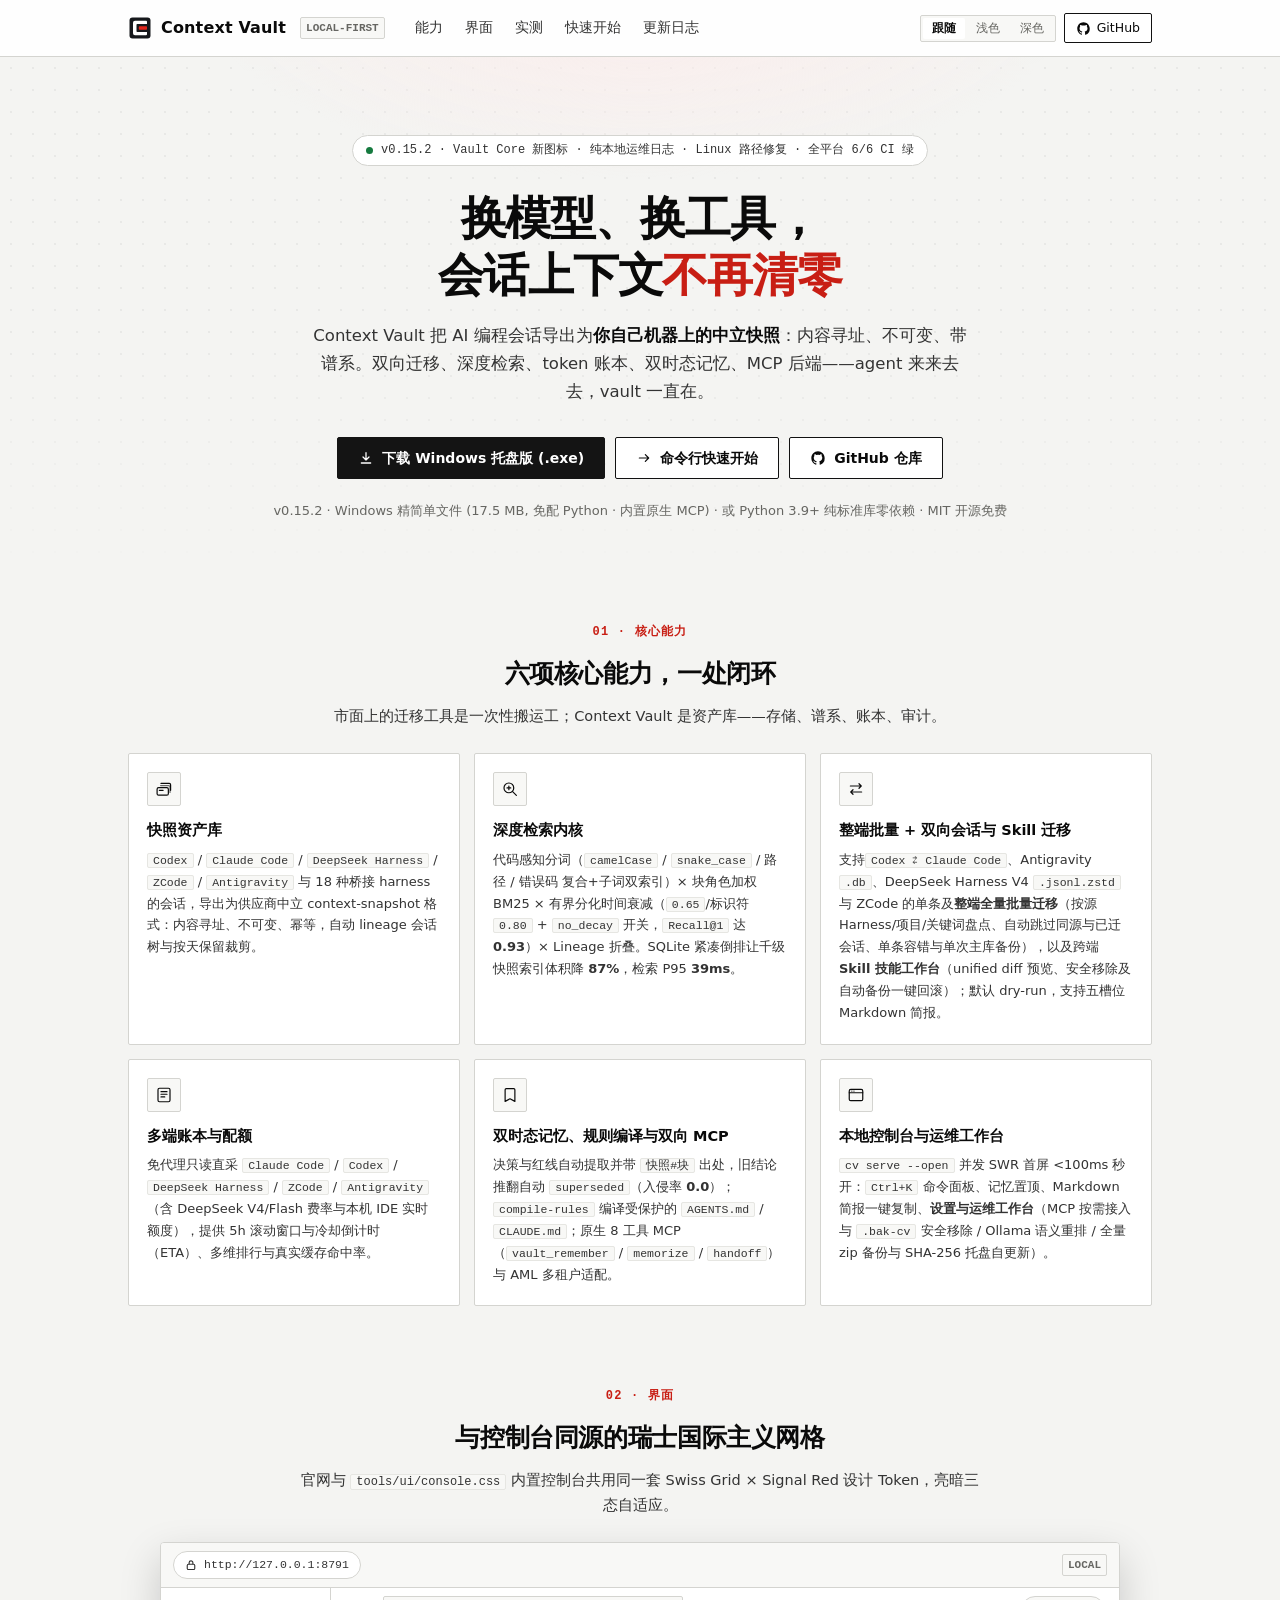
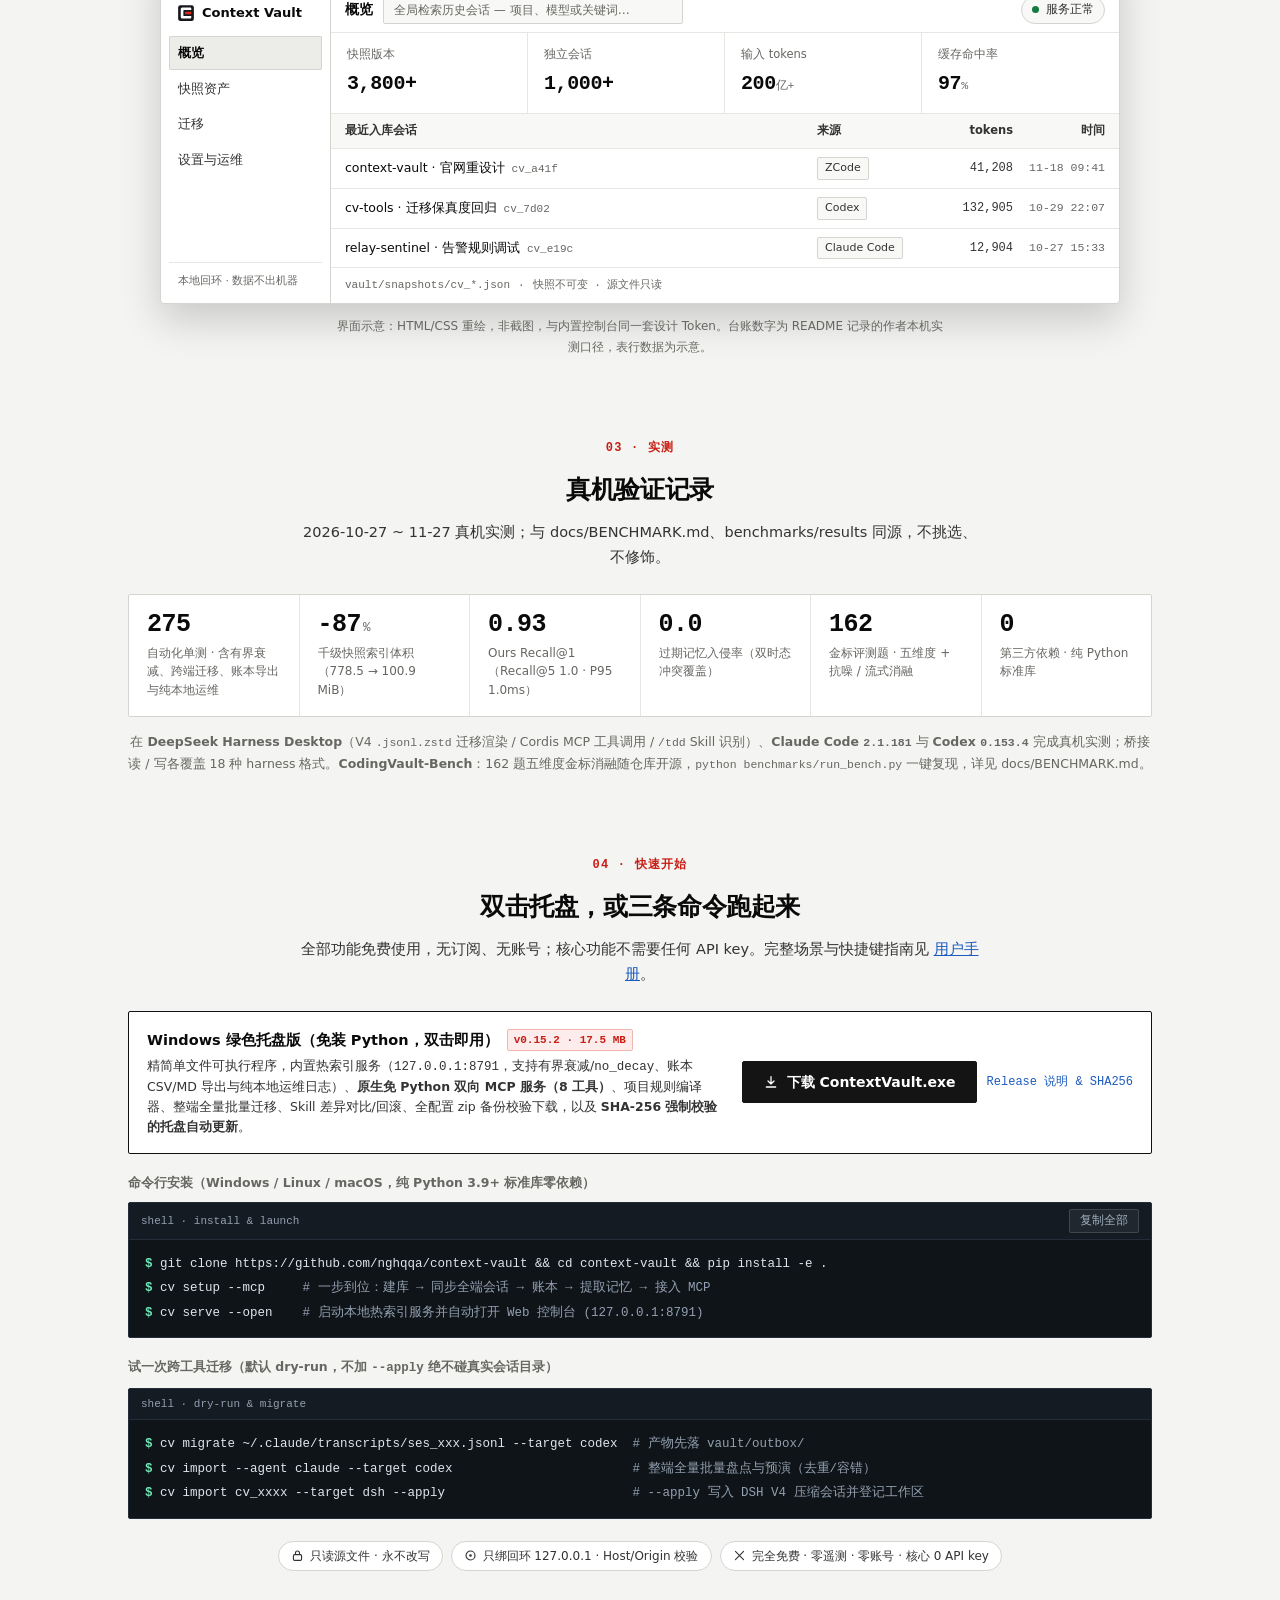
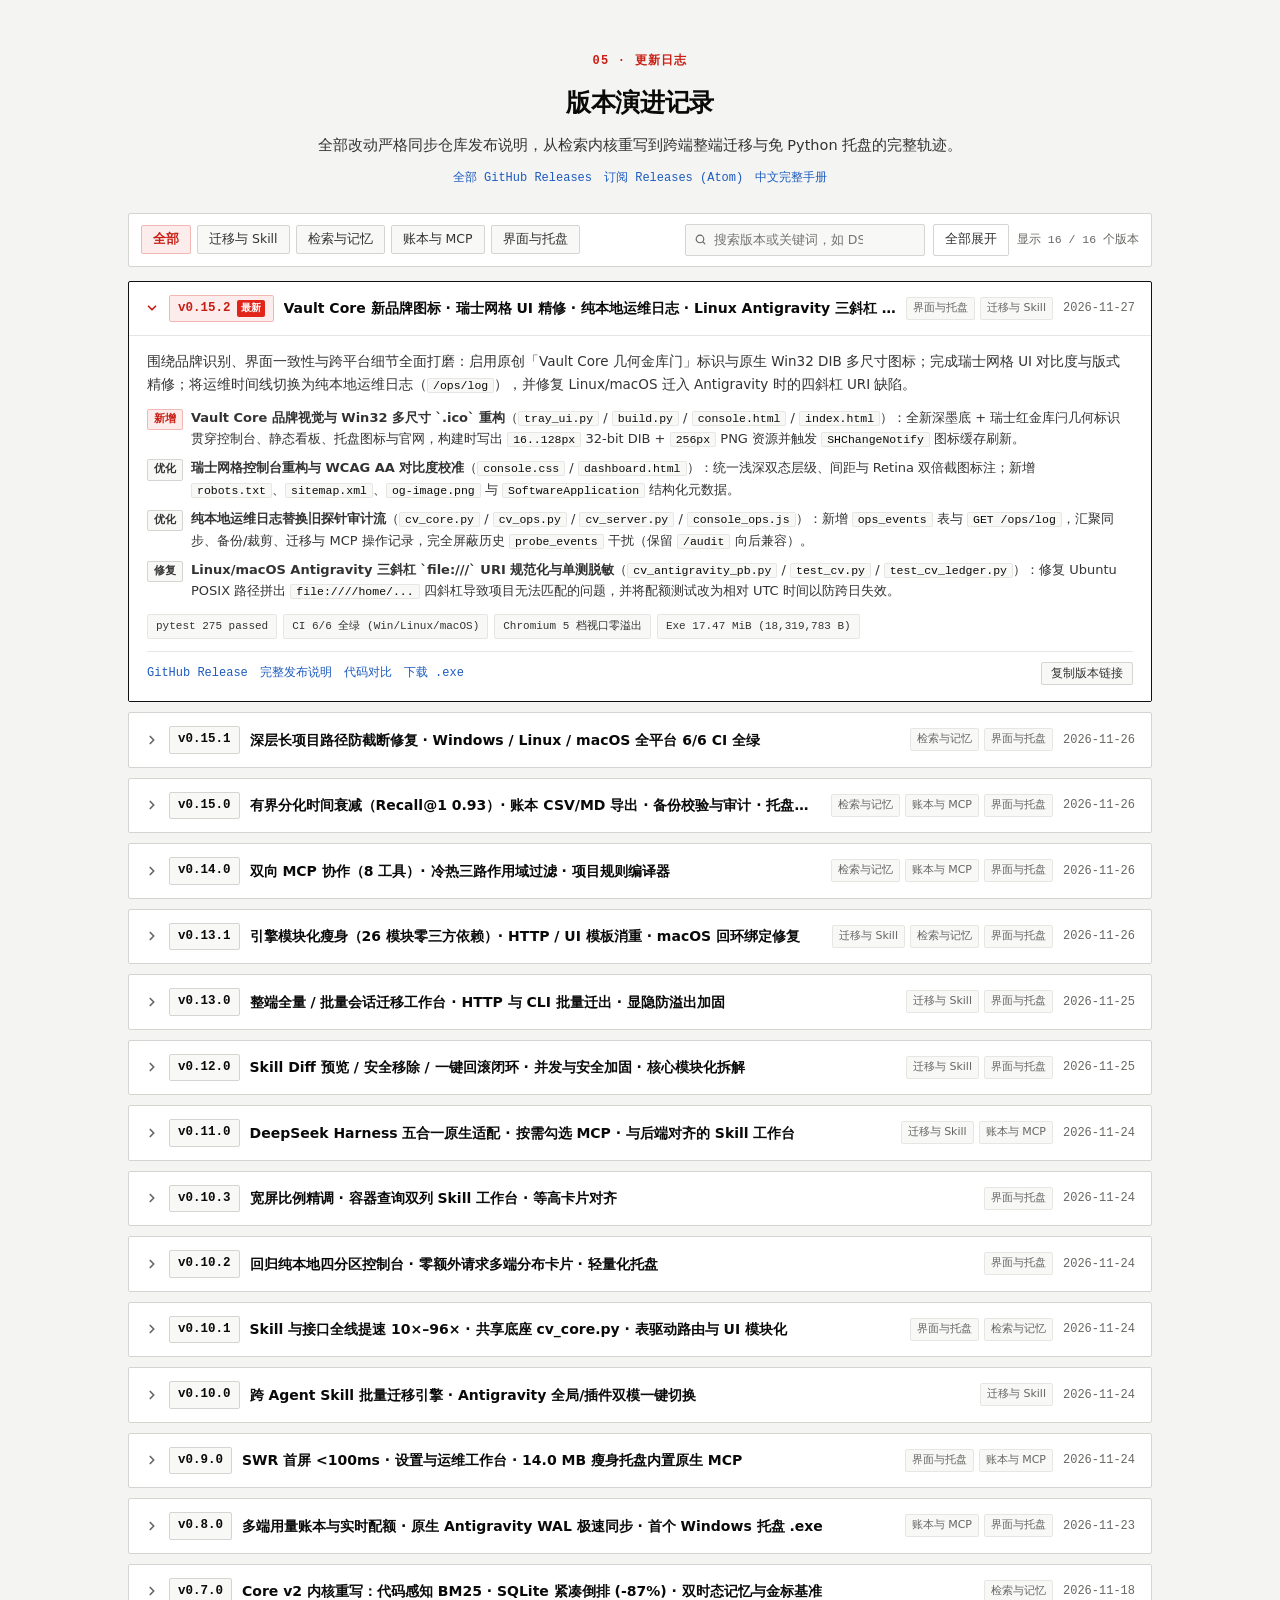
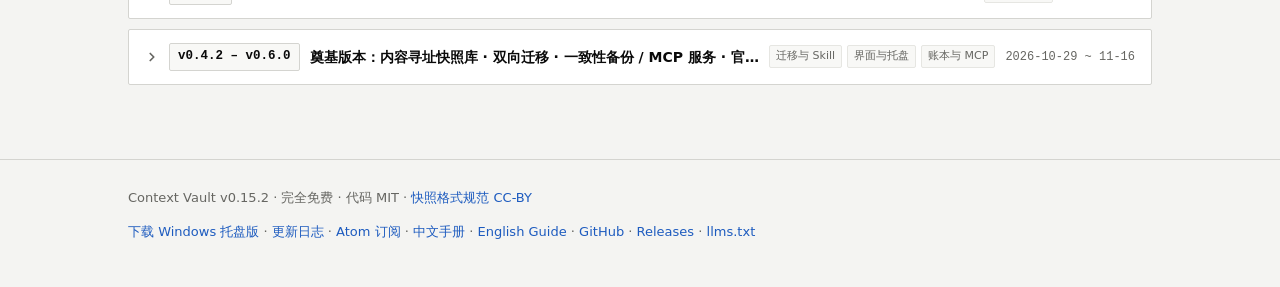
<file: docs/site/index.html>
<!DOCTYPE html>
<html lang="zh-CN">
<head>
<meta charset="utf-8">
<meta name="viewport" content="width=device-width,initial-scale=1">
<meta name="color-scheme" content="light dark">
<script>try{document.querySelector('meta[name="color-scheme"]').content=localStorage.getItem('cv-color-scheme')??'light dark'}catch(e){}</script>
<title>Context Vault — 本地优先的 AI 会话资产库</title>
<link rel="canonical" href="https://vault.nghqqa.cn/">
<meta name="description" content="把 Codex / Claude Code / DeepSeek Harness / ZCode / Antigravity 等会话与 Skill 导出为供应商中立快照：双向迁移、深度检索、token 账本、双时态记忆、按需 MCP 后端。纯标准库零依赖，数据不出机器。">
<meta name="robots" content="index,follow">
<meta name="theme-color" content="#f4f4f2" media="(prefers-color-scheme: light)">
<meta name="theme-color" content="#18191b" media="(prefers-color-scheme: dark)">
<meta property="og:type" content="website">
<meta property="og:site_name" content="Context Vault">
<meta property="og:locale" content="zh_CN">
<meta property="og:url" content="https://vault.nghqqa.cn/">
<meta property="og:title" content="Context Vault — 本地优先的 AI 会话资产库">
<meta property="og:description" content="把 Codex / Claude Code / DeepSeek Harness / ZCode / Antigravity 等会话与 Skill 导出为供应商中立快照：双向迁移、深度检索、token 账本、双时态记忆、按需 MCP 后端。纯标准库零依赖，数据不出机器。">
<meta property="og:image" content="https://vault.nghqqa.cn/og-image.png">
<meta property="og:image:type" content="image/png">
<meta property="og:image:width" content="1200">
<meta property="og:image:height" content="630">
<meta property="og:image:alt" content="Context Vault — 本地优先的 AI 会话资产库控制台预览">
<meta name="twitter:card" content="summary_large_image">
<meta name="twitter:title" content="Context Vault — 本地优先的 AI 会话资产库">
<meta name="twitter:description" content="把 Codex / Claude Code / DeepSeek Harness / ZCode / Antigravity 等会话与 Skill 导出为供应商中立快照：双向迁移、深度检索、token 账本、双时态记忆、按需 MCP 后端。纯标准库零依赖，数据不出机器。">
<meta name="twitter:image" content="https://vault.nghqqa.cn/og-image.png">
<meta name="twitter:image:alt" content="Context Vault — 本地优先的 AI 会话资产库控制台预览">
<script type="application/ld+json">
{
  "@context": "https://schema.org",
  "@type": ["SoftwareApplication", "SoftwareSourceCode"],
  "name": "Context Vault",
  "url": "https://vault.nghqqa.cn/",
  "image": "https://vault.nghqqa.cn/og-image.png",
  "description": "把 Codex / Claude Code / DeepSeek Harness / ZCode / Antigravity 等会话与 Skill 导出为供应商中立快照：双向迁移、深度检索、token 账本、双时态记忆、按需 MCP 后端。纯标准库零依赖，数据不出机器。",
  "applicationCategory": "DeveloperApplication",
  "operatingSystem": "Windows, Linux, macOS",
  "softwareVersion": "0.15.2",
  "programmingLanguage": "Python",
  "runtimePlatform": "Python 3.9+ (pure stdlib) + SQLite",
  "license": "https://opensource.org/licenses/MIT",
  "codeRepository": "https://github.com/nghqqa/context-vault",
  "downloadUrl": "https://github.com/nghqqa/context-vault/releases/download/v0.15.2/ContextVault.exe",
  "featureList": [
    "本地优先的内容寻址不可变 AI 会话与 Skill 快照资产库",
    "Codex / Claude Code / DeepSeek Harness / ZCode / Antigravity 等多端双向迁移",
    "8 工具双向 MCP 服务（vault_remember / vault_memorize / vault_handoff / vault_context / vault_search / vault_recent / vault_snapshot / vault_stats）",
    "纯 Python 标准库 + SQLite 零依赖本地运行",
    "内置 CodingVault-Bench 检索评测基线与 Token 账本"
  ]
}
</script>
<link rel="icon" href="data:image/svg+xml,%3Csvg xmlns='http://www.w3.org/2000/svg' viewBox='0 0 24 24'%3E%3Crect x='1.5' y='1.5' width='21' height='21' rx='3' fill='%2316181c'/%3E%3Cpath d='M7 4.8H18a1 1 0 0 1 1 1V7.9H9.3a.8.8 0 0 0-.8.8v6.6a.8.8 0 0 0 .8.8H19v2.1a1 1 0 0 1-1 1H7a2 2 0 0 1-2-2V6.8a2 2 0 0 1 2-2Z' fill='%23ffffff'/%3E%3Crect x='10.8' y='10.2' width='8.2' height='3.6' rx='.7' fill='%23e1251b'/%3E%3C/svg%3E">
<style>
/* ============ Design Tokens — 与 tools/ui/console.css 同源 (Swiss International Style) ============ */
:root{
  color-scheme:light dark;
  --bg-canvas:light-dark(#f4f4f2,#18191b);
  --bg-surface:light-dark(#ffffff,#202225);
  --bg-subtle:light-dark(#f8f8f6,#272a2e);
  --bg-inset:light-dark(#ecece8,#2f3338);
  --line:light-dark(#d4d4d0,#383c42);
  --line-soft:light-dark(#e6e6e2,#2c3035);
  --line-strong:light-dark(#111111,#d4d6d8);
  --ink:light-dark(#0a0a0a,#ededeb);
  --ink-2:light-dark(#333333,#b8bcc2);
  --ink-3:light-dark(#666662,#9aa0a8);
  --acc:#e1251b;
  --acc-strong:light-dark(#c81e14,#ff645a);
  --acc-soft:light-dark(#fceceb,rgba(255,100,90,.15));
  --acc-line:light-dark(#f3b7b3,rgba(255,100,90,.36));
  --acc-ink:#ffffff;
  --cta:light-dark(#141414,#ededeb);
  --cta-hover:light-dark(#2c2c2c,#d6d6d2);
  --cta-ink:light-dark(#ffffff,#111111);
  --link:light-dark(#1d5bbf,#6ea8fe);
  --ok:light-dark(#157a3f,#3fb950);
  --ok-soft:light-dark(#eaf7ef,rgba(63,185,80,.14));
  --ok-line:light-dark(#a8dec0,rgba(63,185,80,.36));
  --warn:light-dark(#9a5200,#f5b027);
  --warn-bg:light-dark(#fef5e7,rgba(245,176,39,.13));
  --warn-line:light-dark(#edd09a,rgba(245,176,39,.34));
  --err:light-dark(#990f0f,#ff7070);
  --cv-rim:light-dark(transparent,#424852);
  --sans:"Helvetica Neue","Inter","Segoe UI Variable Text","Segoe UI","Microsoft YaHei UI",system-ui,sans-serif;
  --mono:"JetBrains Mono","Cascadia Code",Consolas,"SF Mono",ui-monospace,monospace;
  --rad-s:2px;--rad-m:2px;--rad-l:4px;
  --shadow-1:none;
  --shadow-2:0 16px 40px light-dark(rgba(0,0,0,.18),rgba(0,0,0,.5));
}
:root:has(> head > meta[name="color-scheme"][content="dark"]){color-scheme:dark}
:root:has(> head > meta[name="color-scheme"][content="light"]){color-scheme:light}

/* ============ 基础 ============ */
*{box-sizing:border-box;margin:0;padding:0}
html{scroll-behavior:smooth;scroll-padding-top:76px}
body{background:var(--bg-canvas);color:var(--ink);font:15px/1.72 var(--sans);
  -webkit-font-smoothing:antialiased;font-feature-settings:"tnum"}
::selection{background:var(--acc-soft)}
a{color:inherit;text-decoration:none}
svg{flex:none;display:block}
.cv-mark .cv-rim{stroke:var(--cv-rim)}
:focus-visible{outline:2px solid var(--link);outline-offset:2px;border-radius:var(--rad-s)}
.wrap{max-width:1080px;margin:0 auto;padding:0 clamp(16px,4vw,28px)}
@keyframes rise{from{opacity:0;transform:translateY(10px)}}
@keyframes pulse{0%{box-shadow:0 0 0 0 rgba(21,122,63,.35)}70%{box-shadow:0 0 0 6px rgba(21,122,63,0)}100%{box-shadow:0 0 0 0 rgba(21,122,63,0)}}

/* ============ 顶栏 ============ */
.top{position:sticky;top:0;z-index:60;
  background:light-dark(rgba(255,255,255,.88),rgba(20,25,31,.88));
  -webkit-backdrop-filter:blur(10px);backdrop-filter:blur(10px);
  border-bottom:1px solid var(--line)}
.top-in{display:flex;align-items:center;gap:14px;height:56px}
.brand{display:flex;align-items:center;gap:9px;font-weight:650;font-size:16px;letter-spacing:.01em;white-space:nowrap}
.brand .logo-mark{color:var(--acc-strong)}
.brand-tag{font-family:var(--mono);font-size:11px;font-weight:600;color:var(--ink-3);
  background:var(--bg-subtle);border:1px solid var(--line);border-radius:var(--rad-s);padding:1px 5px}
.top nav{display:flex;gap:2px;margin-left:6px}
.top nav a{color:var(--ink-2);font-size:13.5px;padding:6px 10px;border-radius:var(--rad-s);white-space:nowrap}
.top nav a:hover{background:var(--bg-subtle);color:var(--ink)}
.top-acts{margin-left:auto;display:flex;align-items:center;gap:8px}
.theme-sw{display:grid;grid-template-columns:repeat(3,1fr);gap:2px;background:var(--bg-subtle);
  border:1px solid var(--line);border-radius:var(--rad-s);padding:2px}
.theme-sw button{background:none;border:none;color:var(--ink-3);font-size:11.5px;padding:3px 9px;
  border-radius:var(--rad-s);cursor:pointer;font-family:inherit;white-space:nowrap}
.theme-sw button:hover{color:var(--ink)}
.theme-sw button[aria-pressed="true"]{background:var(--bg-surface);color:var(--ink);font-weight:600;box-shadow:var(--shadow-1)}
.gh{display:inline-flex;align-items:center;gap:6px;height:30px;padding:0 11px;
  border:1px solid var(--line-strong);border-radius:var(--rad-s);background:var(--bg-surface);
  color:var(--ink);font-size:12.5px;font-weight:500;white-space:nowrap}
.gh:hover{border-color:var(--ink-3);background:var(--bg-subtle)}
.gh svg{width:15px;height:15px}

/* ============ Hero ============ */
.hero{position:relative;padding:78px 0 58px;text-align:center;overflow:hidden}
.hero::before{content:"";position:absolute;inset:0;pointer-events:none;
  background:
    radial-gradient(620px 280px at 50% -80px,var(--acc-soft),transparent 72%),
    radial-gradient(light-dark(rgba(21,25,29,.05),rgba(237,241,245,.05)) 1px,transparent 1px);
  background-size:auto,22px 22px;
  -webkit-mask-image:linear-gradient(#000 55%,transparent);mask-image:linear-gradient(#000 55%,transparent)}
.hero>*{position:relative}
.badge{display:inline-flex;align-items:center;gap:8px;border:1px solid var(--line);background:var(--bg-surface);
  border-radius:999px;padding:4px 13px;font-family:var(--mono);font-size:12px;color:var(--ink-2);box-shadow:var(--shadow-1)}
.badge .dot{width:7px;height:7px;flex:none;border-radius:50%;background:var(--ok)}
@media(prefers-reduced-motion:no-preference){.badge .dot{animation:pulse 2.4s ease-out infinite}}
.hero h1{font-size:clamp(30px,5.2vw,46px);line-height:1.24;letter-spacing:-.025em;font-weight:700;
  max-width:760px;margin:24px auto 0}
.hero h1 em{font-style:normal;color:var(--acc-strong)}
.hero .lede{color:var(--ink-2);font-size:16.5px;max-width:660px;margin:18px auto 0}
.hero .lede b{color:var(--ink);font-weight:600}
.cta{display:flex;gap:10px;justify-content:center;align-items:center;flex-wrap:wrap;margin-top:30px}
.btn{display:inline-flex;align-items:center;justify-content:center;gap:8px;height:42px;padding:0 20px;
  border:1px solid var(--line-strong);border-radius:var(--rad-s);background:var(--bg-surface);color:var(--ink);
  font-size:14px;font-weight:600;cursor:pointer;white-space:nowrap;
  transition:background .12s ease,border-color .12s ease}
.btn:hover{border-color:var(--ink-3);background:var(--bg-subtle)}
.btn:active{transform:translateY(1px)}
.btn.primary{background:var(--cta);border-color:var(--cta);color:var(--cta-ink)}
.btn.primary:hover{background:var(--cta-hover);border-color:var(--cta-hover)}
.btn svg{width:16px;height:16px}
.hero .meta{margin-top:20px;color:var(--ink-3);font-size:13px;line-height:1.8}
@media(prefers-reduced-motion:no-preference){
  .hero .badge,.hero h1,.hero .lede,.hero .cta,.hero .meta{animation:rise .5s cubic-bezier(.2,.7,.3,1) backwards}
  .hero h1{animation-delay:.05s}.hero .lede{animation-delay:.1s}
  .hero .cta{animation-delay:.15s}.hero .meta{animation-delay:.2s}
}

/* ============ 分区标题 ============ */
section{padding:38px 0}
.sec-head{max-width:680px;margin:0 auto 24px;text-align:center}
.kicker{font-family:var(--mono);font-size:12px;font-weight:600;letter-spacing:.1em;color:var(--acc-strong)}
h2{font-size:clamp(20px,3vw,25px);font-weight:700;letter-spacing:-.015em;margin-top:8px}
.sub{color:var(--ink-2);font-size:14.5px;margin-top:9px}

/* ============ 能力卡片 ============ */
.cards{display:grid;grid-template-columns:repeat(3,minmax(0,1fr));gap:14px}
.card{background:var(--bg-surface);border:1px solid var(--line);border-radius:var(--rad-m);
  box-shadow:var(--shadow-1);padding:18px 18px 20px;min-width:0}
.card .ic{width:34px;height:34px;border-radius:var(--rad-s);background:var(--bg-subtle);
  border:1px solid var(--line);color:var(--ink);
  display:flex;align-items:center;justify-content:center;margin-bottom:12px}
.card h3{font-size:14.5px;font-weight:650;margin-bottom:6px}
.card p{color:var(--ink-2);font-size:13px;line-height:1.68}
.card p code{font-family:var(--mono);font-size:11.5px;color:var(--ink-2);background:var(--bg-subtle);
  border:1px solid var(--line-soft);border-radius:var(--rad-s);padding:0 5px;overflow-wrap:anywhere}
@media(prefers-reduced-motion:no-preference){
  .card{transition:border-color .15s ease,transform .15s ease}
  .card:hover{border-color:var(--line-strong);transform:translateY(-2px)}
}
@media(prefers-reduced-motion:reduce){.card:hover{border-color:var(--line-strong)}}

/* ============ 控制台预览（纯 HTML/CSS 示意） ============ */
.mock-fig{margin:0}
.mock{border:1px solid var(--line);border-radius:var(--rad-l);background:var(--bg-surface);
  box-shadow:var(--shadow-2);overflow:hidden;max-width:960px;margin:0 auto;text-align:left;font-size:13.5px}
.mock-bar{display:flex;align-items:center;gap:8px;padding:8px 12px;border-bottom:1px solid var(--line);background:var(--bg-subtle)}
.mock-url{display:inline-flex;align-items:center;gap:7px;font-family:var(--mono);font-size:11.5px;color:var(--ink-2);
  background:var(--bg-surface);border:1px solid var(--line);border-radius:999px;padding:3px 11px;
  min-width:0;overflow:hidden;white-space:nowrap}
.mock-url svg{width:12px;height:12px;color:var(--ink-2)}
.mock-bar .brand-tag{margin-left:auto}
.mock-shell{display:grid;grid-template-columns:170px minmax(0,1fr)}
.mock-side{border-right:1px solid var(--line);display:flex;flex-direction:column;gap:2px;padding:10px 8px;min-width:0}
.ms-brand{display:flex;align-items:center;gap:7px;font-weight:650;font-size:13px;padding:4px 8px 10px;white-space:nowrap;overflow:hidden}
.ms-brand .logo-mark{color:var(--acc-strong)}
.ms-nav{display:flex;flex-direction:column;gap:2px}
.ms-nav span{position:relative;display:flex;align-items:center;gap:8px;font-size:12.5px;color:var(--ink-2);
  padding:6px 9px;border-radius:var(--rad-s);white-space:nowrap;overflow:hidden}
.ms-nav span.on{background:var(--bg-inset);color:var(--ink);font-weight:650;box-shadow:inset 0 0 0 1px var(--line)}
.ms-foot{margin-top:auto;padding:9px 9px 2px;font-size:11px;color:var(--ink-3);border-top:1px solid var(--line-soft)}
.mock-main{min-width:0;display:flex;flex-direction:column}
.mm-top{display:flex;align-items:center;gap:10px;padding:8px 14px;border-bottom:1px solid var(--line-soft)}
.mm-top b{font-size:13.5px;font-weight:650;white-space:nowrap}
.mm-search{flex:1;max-width:300px;display:flex;align-items:center;gap:7px;height:28px;min-width:0;
  border:1px solid var(--line);background:var(--bg-subtle);border-radius:var(--rad-s);
  padding:0 10px;color:var(--ink-3);font-size:12px;overflow:hidden;white-space:nowrap}
.mm-search svg{width:12px;height:12px}
.mm-status{margin-left:auto;display:inline-flex;align-items:center;gap:7px;font-size:11.5px;color:var(--ink-2);
  border:1px solid var(--line);border-radius:999px;padding:3px 10px;background:var(--bg-subtle);white-space:nowrap}
.mm-status .dot{width:7px;height:7px;flex:none;border-radius:50%;background:var(--ok)}
.mock .kpi-band{display:grid;grid-template-columns:repeat(4,minmax(0,1fr));border-bottom:1px solid var(--line-soft)}
.mock .kpi{padding:12px 16px;border-right:1px solid var(--line-soft);min-width:0}
.mock .kpi:last-child{border-right:none}
.mock .kpi .k{font-size:11.5px;color:var(--ink-3)}
.mock .kpi .v{font-family:var(--mono);font-size:20px;font-weight:650;letter-spacing:-.02em;
  font-variant-numeric:tabular-nums;color:var(--ink);white-space:nowrap;margin-top:2px}
.mock .kpi .v small{font-size:11.5px;font-weight:500;color:var(--ink-3)}
.mm-tbl{font-size:12.5px}
.mm-tbl .th,.mm-row{display:grid;grid-template-columns:minmax(0,1fr) 96px 92px 84px;gap:8px;align-items:center;min-width:0}
.mm-tbl .th{padding:7px 14px;font-size:11.5px;font-weight:600;color:var(--ink-2);
  background:var(--bg-subtle);border-bottom:1px solid var(--line-soft)}
.mm-row{padding:8px 14px;border-bottom:1px solid var(--line-soft)}
.mm-row:last-child{border-bottom:none}
.mm-row .t{color:var(--ink);overflow:hidden;text-overflow:ellipsis;white-space:nowrap;min-width:0}
.mm-row .t i{font-style:normal;font-family:var(--mono);font-size:11px;color:var(--ink-3);margin-left:7px}
.chip{display:inline-flex;align-items:center;font-size:11px;padding:1px 7px;border-radius:var(--rad-s);justify-self:start;
  background:var(--bg-subtle);color:var(--ink-2);border:1px solid var(--line);white-space:nowrap}
.mm-row .num{font-family:var(--mono);font-size:12px;color:var(--ink-2);text-align:right;font-variant-numeric:tabular-nums}
.mm-row .tm{font-family:var(--mono);font-size:11.5px;color:var(--ink-3);text-align:right;white-space:nowrap}
.mock-foot{display:flex;gap:8px;align-items:center;flex-wrap:wrap;padding:8px 14px;
  border-top:1px solid var(--line-soft);font-family:var(--mono);font-size:11px;color:var(--ink-3)}
.mock-fig figcaption{font-size:12px;color:var(--ink-3);text-align:center;line-height:1.75;
  max-width:640px;margin:12px auto 0;padding:0 16px}

/* ============ 实测数字 ============ */
.stats{display:grid;grid-template-columns:repeat(6,minmax(0,1fr));gap:1px;background:var(--line-soft);
  border:1px solid var(--line);border-radius:var(--rad-m);box-shadow:var(--shadow-1);overflow:hidden}
.stat{background:var(--bg-surface);padding:16px 18px;min-width:0;display:flex;flex-direction:column;gap:4px}
.stat .v{font-family:var(--mono);font-size:25px;font-weight:650;letter-spacing:-.02em;line-height:1.15;
  font-variant-numeric:tabular-nums;white-space:nowrap;color:var(--ink)}
.stat .v small{font-size:12.5px;font-weight:500;color:var(--ink-3);margin-left:2px}
.stat .k{font-size:12px;color:var(--ink-3);line-height:1.55}
.note{font-size:12.5px;color:var(--ink-3);text-align:center;line-height:1.75;margin-top:14px}
.note code{font-family:var(--mono);font-size:11.5px}

/* ============ 快速开始 ============ */
.dl-card{display:flex;align-items:center;justify-content:space-between;gap:16px;flex-wrap:wrap;
  background:var(--bg-surface);border:1px solid var(--line-strong);border-radius:var(--rad-m);
  padding:16px 18px;margin-bottom:18px}
.dl-info{min-width:0;flex:1 1 320px}
.dl-head{display:flex;align-items:center;gap:8px;flex-wrap:wrap;font-size:14.5px;font-weight:650;color:var(--ink)}
.dl-tag{font-family:var(--mono);font-size:11px;font-weight:600;color:var(--acc-strong);
  background:var(--acc-soft);border:1px solid var(--acc-line);border-radius:2px;padding:1px 6px}
.dl-desc{font-size:12.5px;color:var(--ink-2);margin-top:4px;line-height:1.6}
.dl-acts{display:flex;align-items:center;gap:10px;flex-wrap:wrap}
.dl-sub{font-family:var(--mono);font-size:12px;color:var(--link)}
.dl-sub:hover{text-decoration:underline;text-underline-offset:3px}
.term{position:relative;background:#0f1419;border:1px solid #242e3a;border-radius:var(--rad-m);
  box-shadow:var(--shadow-1);overflow:hidden}
.term-hd{display:flex;align-items:center;justify-content:space-between;gap:8px;padding:6px 12px;
  border-bottom:1px solid #242e3a;background:#151b23}
.term-title{font-family:var(--mono);font-size:11px;color:#93a0b0}
.term pre{margin:0;padding:12px 16px;font:12.5px/1.95 var(--mono);color:#dfe5ea;overflow-x:auto;white-space:pre}
.term .pr{color:#6ee7b7;font-weight:700}
.term .cm{color:#93a0b0}
.copy{height:24px;padding:0 10px;display:inline-flex;align-items:center;flex:none;
  font-size:11.5px;font-family:var(--mono);color:#9fb0c0;background:rgba(223,229,234,.06);
  border:1px solid rgba(223,229,234,.16);border-radius:var(--rad-s);cursor:pointer}
.copy:hover{color:#dfe5ea;border-color:rgba(223,229,234,.34)}
.copy.ok{color:#6ee7b7;border-color:rgba(110,231,183,.4)}
.copy.bad{color:#f87171;border-color:rgba(248,113,113,.4)}
.term-label{font-size:12.5px;font-weight:600;color:var(--ink-3);margin:18px 0 8px}
.privacy-row{display:flex;gap:8px;flex-wrap:wrap;justify-content:center;margin-top:22px}
.pv{display:inline-flex;align-items:center;gap:6px;font-size:12px;color:var(--ink-2);
  border:1px solid var(--line);background:var(--bg-surface);border-radius:999px;padding:4px 12px}
.pv svg{width:13px;height:13px;color:var(--ink-2)}

/* ============ 页脚 ============ */
footer{border-top:1px solid var(--line);margin-top:36px;padding:26px 0 46px}
.foot-in{display:flex;justify-content:space-between;gap:10px 24px;flex-wrap:wrap;color:var(--ink-3);font-size:13px;line-height:1.9}
footer a{color:var(--link)}
footer a:hover{text-decoration:underline;text-underline-offset:3px}

/* ============ 响应式 ============ */
@media(max-width:960px){.top nav{display:none}}
@media(max-width:920px){
  .cards{grid-template-columns:repeat(2,minmax(0,1fr))}
  .stats{grid-template-columns:repeat(3,minmax(0,1fr))}
}
@media(max-width:700px){
  .mock-shell{grid-template-columns:minmax(0,1fr)}
  .mock-side{display:none}
  .mock .kpi-band{grid-template-columns:repeat(2,minmax(0,1fr))}
  .mock .kpi:nth-child(2){border-right:none}
  .mock .kpi:nth-child(-n+2){border-bottom:1px solid var(--line-soft)}
  .mm-search{display:none}
}
@media(max-width:640px){
  .hero{padding:56px 0 44px}
  section{padding:30px 0}
  .cards{grid-template-columns:minmax(0,1fr)}
}
@media(max-width:560px){
  .stats{grid-template-columns:repeat(2,minmax(0,1fr))}
  .stat .v{font-size:22px}
  .mm-tbl .th,.mm-row{grid-template-columns:minmax(0,1fr) 74px}
  .mm-tbl .th :nth-child(2),.mm-tbl .th :nth-child(4),
  .mm-row :nth-child(2),.mm-row :nth-child(4){display:none}
}
@media(max-width:430px){
  .top-in{gap:8px}
  .brand{font-size:15px}
  .brand-tag{display:none}
  .theme-sw button{padding:3px 6px;font-size:11px}
  .gh span{display:none}
  .gh{padding:0 8px}
  .cta .btn{height:40px;padding:0 16px;font-size:13.5px}
}
@media(prefers-reduced-motion:reduce){html{scroll-behavior:auto}}
[hidden]{display:none!important}
.badge{transition:border-color .15s ease,color .15s ease}
.badge:hover{border-color:var(--line-strong);color:var(--ink)}

/* ============ 更新日志 (Changelog) ============ */
.cl-head-links{display:flex;gap:12px;justify-content:center;flex-wrap:wrap;margin-top:10px;font-family:var(--mono);font-size:12px}
.cl-head-links a{color:var(--link)}
.cl-head-links a:hover{text-decoration:underline;text-underline-offset:3px}
.cl-bar{display:flex;align-items:center;justify-content:space-between;gap:10px;flex-wrap:wrap;
  background:var(--bg-surface);border:1px solid var(--line);border-radius:var(--rad-m);
  padding:10px 12px;margin-bottom:14px}
.cl-cats{display:flex;gap:6px;flex-wrap:wrap}
.cl-cat{background:var(--bg-subtle);border:1px solid var(--line);border-radius:var(--rad-s);
  color:var(--ink-2);font-family:var(--sans);font-size:12.5px;font-weight:500;padding:5px 11px;cursor:pointer;white-space:nowrap}
.cl-cat:hover{border-color:var(--line-strong);color:var(--ink)}
.cl-cat[aria-pressed="true"]{background:var(--acc-soft);border-color:var(--acc-line);color:var(--acc-strong);font-weight:600}
.cl-tools{display:flex;align-items:center;gap:8px;flex-wrap:wrap;margin-left:auto}
.cl-search{position:relative;display:flex;align-items:center}
.cl-search svg{position:absolute;left:9px;width:13px;height:13px;color:var(--ink-3);pointer-events:none}
.cl-search input{height:32px;width:240px;max-width:100%;padding:0 48px 0 28px;border:1px solid var(--line);
  border-radius:var(--rad-s);background:var(--bg-subtle);color:var(--ink);font-family:var(--sans);font-size:12.5px}
.cl-search input:focus{outline:2px solid var(--acc-strong);outline-offset:-1px;background:var(--bg-surface)}
.cl-q-clr{position:absolute;right:5px;border:none;background:transparent;color:var(--ink-3);
  font-size:11px;padding:2px 6px;cursor:pointer;font-family:var(--sans);border-radius:2px}
.cl-q-clr:hover{color:var(--ink);background:var(--bg-inset)}
.cl-act{height:32px;padding:0 11px;border:1px solid var(--line);border-radius:var(--rad-s);
  background:var(--bg-surface);color:var(--ink-2);font-family:var(--sans);font-size:12.5px;font-weight:500;
  cursor:pointer;white-space:nowrap}
.cl-act:hover{border-color:var(--line-strong);color:var(--ink);background:var(--bg-subtle)}
[command="--toggle-all"][aria-expanded="true"] .expand,
[command="--toggle-all"][aria-expanded="false"] .collapse{display:none}
.cl-count{font-family:var(--mono);font-size:11.5px;color:var(--ink-3);white-space:nowrap}
.cl-list{display:flex;flex-direction:column;gap:10px}
.cl-item{background:var(--bg-surface);border:1px solid var(--line);border-radius:var(--rad-m);
  overflow:hidden;scroll-margin-top:76px}
.cl-item[open]{border-color:var(--line-strong)}
.cl-item > summary{list-style:none;display:flex;align-items:center;gap:10px;padding:13px 16px;
  cursor:pointer;user-select:none;font-size:14px;min-width:0}
.cl-item > summary::-webkit-details-marker{display:none}
.cl-item > summary:hover{background:var(--bg-subtle)}
.cl-item > summary::before{content:"";inline-size:1em;block-size:1em;flex-shrink:0;background-color:currentColor;color:var(--ink-3);
  -webkit-mask:url("data:image/svg+xml,%3Csvg xmlns='http://www.w3.org/2000/svg' viewBox='0 0 16 16'%3E%3Cpath fill='none' stroke='%23000' stroke-width='2' stroke-linecap='round' stroke-linejoin='round' d='M4 6l4 4 4-4'/%3E%3C/svg%3E") no-repeat center / contain;
  mask:url("data:image/svg+xml,%3Csvg xmlns='http://www.w3.org/2000/svg' viewBox='0 0 16 16'%3E%3Cpath fill='none' stroke='%23000' stroke-width='2' stroke-linecap='round' stroke-linejoin='round' d='M4 6l4 4 4-4'/%3E%3C/svg%3E") no-repeat center / contain;
  rotate:-90deg}
details.cl-item[open] > summary::before{rotate:0deg;color:var(--acc-strong)}
@media(prefers-reduced-motion:no-preference){
  .cl-item > summary::before{transition:rotate .2s}
  details.cl-item::details-content{transition:block-size,content-visibility,display;transition-duration:.25s;transition-timing-function:ease-in-out;transition-behavior:allow-discrete}
}
details.cl-item::details-content{interpolate-size:allow-keywords;overflow:clip;contain:layout}
details.cl-item:not([open])::details-content{block-size:0}
.cl-ver{display:inline-flex;align-items:center;gap:6px;flex:none;font-family:var(--mono);font-size:12.5px;
  font-weight:700;padding:2px 8px;border-radius:var(--rad-s);border:1px solid var(--line);
  background:var(--bg-subtle);color:var(--ink);white-space:nowrap}
.cl-ver.latest{border-color:var(--acc-line);background:var(--acc-soft);color:var(--acc-strong)}
.cl-ver b{font-size:10px;font-weight:700;padding:0 4px;border-radius:2px;background:var(--acc);color:var(--acc-ink)}
.cl-title{font-weight:650;color:var(--ink);min-width:0;flex:1;overflow:hidden;text-overflow:ellipsis;white-space:nowrap}
.cl-tags{display:flex;gap:5px;flex:none}
.cl-tag{font-size:11px;color:var(--ink-3);background:var(--bg-subtle);border:1px solid var(--line-soft);
  border-radius:var(--rad-s);padding:1px 6px;white-space:nowrap}
.cl-item > summary time{flex:none;font-family:var(--mono);font-size:12px;color:var(--ink-3);white-space:nowrap}
.cl-body{padding:14px 18px 16px;border-top:1px solid var(--line-soft);background:var(--bg-surface)}
.cl-lead{font-size:13.5px;color:var(--ink-2);line-height:1.72;margin-bottom:10px}
.cl-lead code,.cl-pts code{font-family:var(--mono);font-size:11.5px;color:var(--ink);background:var(--bg-subtle);
  border:1px solid var(--line-soft);border-radius:var(--rad-s);padding:0 5px;overflow-wrap:anywhere}
.cl-pts{list-style:none;display:flex;flex-direction:column;gap:7px;font-size:13px;color:var(--ink-2);line-height:1.68}
.cl-pts li{display:flex;align-items:baseline;gap:8px;min-width:0}
.cl-pts li > span:last-child{min-width:0;flex:1}
.cl-kind{flex:none;font-family:var(--mono);font-size:10.5px;font-weight:600;padding:1px 6px;border-radius:2px;
  border:1px solid var(--line);background:var(--bg-subtle);color:var(--ink-2);white-space:nowrap}
.cl-kind.k-add{border-color:var(--acc-line);background:var(--acc-soft);color:var(--acc-strong)}
.cl-kind.k-sec{border-color:var(--warn-line);background:var(--warn-bg);color:var(--warn)}
.cl-metrics{display:flex;flex-wrap:wrap;gap:6px;margin-top:12px}
.cl-m{font-family:var(--mono);font-size:11px;color:var(--ink-2);background:var(--bg-subtle);
  border:1px solid var(--line-soft);border-radius:var(--rad-s);padding:2px 8px}
.cl-links{display:flex;align-items:center;gap:12px;flex-wrap:wrap;margin-top:12px;padding-top:10px;
  border-top:1px solid var(--line-soft);font-family:var(--mono);font-size:12px}
.cl-links a{color:var(--link)}
.cl-links a:hover{text-decoration:underline;text-underline-offset:3px}
.cl-copy-link{margin-left:auto;border:1px solid var(--line);background:var(--bg-subtle);color:var(--ink-2);
  font-family:var(--mono);font-size:11.5px;padding:3px 9px;border-radius:var(--rad-s);cursor:pointer}
.cl-copy-link:hover{border-color:var(--line-strong);color:var(--ink)}
.cl-copy-link.ok{border-color:var(--ok-line);background:var(--ok-soft);color:var(--ok)}
.cl-empty{background:var(--bg-surface);border:1px dashed var(--line);border-radius:var(--rad-m);
  padding:28px 16px;text-align:center;color:var(--ink-3);font-size:13.5px}
.cl-empty p{margin-bottom:10px}
@media(max-width:760px){
  .cl-tools{width:100%;margin-left:0}
  .cl-search{flex:1 1 200px}
  .cl-search input{width:100%}
}
@media(max-width:640px){
  .cl-tags{display:none}
  .cl-item > summary{padding:11px 12px;gap:8px}
  .cl-body{padding:12px 14px}
}
@media(max-width:430px){
  .cl-item > summary{flex-wrap:wrap;row-gap:4px}
  .cl-title{flex:1 1 100%;order:3;white-space:normal}
  .cl-item > summary time{margin-left:auto}
  .cl-copy-link{margin-left:0}
}
</style>
</head>
<body>

<header class="top">
  <div class="wrap top-in">
    <a class="brand" href="#top" aria-label="Context Vault 首页">
      <svg class="logo-mark cv-mark" width="24" height="24" viewBox="0 0 24 24" fill="none" aria-hidden="true">
        <rect class="cv-rim" x="1.5" y="1.5" width="21" height="21" rx="3" fill="#16181c" stroke-width="0.8"/>
        <path d="M7 4.8H18a1 1 0 0 1 1 1V7.9H9.3a.8.8 0 0 0-.8.8v6.6a.8.8 0 0 0 .8.8H19v2.1a1 1 0 0 1-1 1H7a2 2 0 0 1-2-2V6.8a2 2 0 0 1 2-2Z" fill="#ffffff"/>
        <rect x="10.8" y="10.2" width="8.2" height="3.6" rx="0.7" fill="#e1251b"/>
      </svg>
      Context Vault
    </a>
    <span class="brand-tag">LOCAL-FIRST</span>
    <nav aria-label="页面导航">
      <a href="#features">能力</a>
      <a href="#console">界面</a>
      <a href="#metrics">实测</a>
      <a href="#quickstart">快速开始</a>
      <a href="#changelog">更新日志</a>
    </nav>
    <div class="top-acts">
      <div class="theme-sw" role="group" aria-label="界面主题">
        <button type="button" data-theme="light dark" aria-pressed="true">跟随</button>
        <button type="button" data-theme="light" aria-pressed="false">浅色</button>
        <button type="button" data-theme="dark" aria-pressed="false">深色</button>
      </div>
      <a class="gh" href="https://github.com/nghqqa/context-vault" aria-label="GitHub 仓库">
        <svg viewBox="0 0 24 24" fill="currentColor" aria-hidden="true"><path d="M12 2C6.48 2 2 6.58 2 12.25c0 4.53 2.87 8.37 6.84 9.73.5.1.68-.22.68-.48 0-.24-.01-.87-.01-1.7-2.78.62-3.37-1.37-3.37-1.37-.45-1.18-1.11-1.5-1.11-1.5-.91-.64.07-.63.07-.63 1 .07 1.53 1.06 1.53 1.06.9 1.57 2.36 1.12 2.94.86.09-.67.35-1.12.63-1.38-2.22-.26-4.56-1.14-4.56-5.07 0-1.12.39-2.03 1.03-2.75-.1-.26-.45-1.3.1-2.7 0 0 .84-.28 2.75 1.05a9.36 9.36 0 0 1 5 0c1.91-1.33 2.75-1.05 2.75-1.05.55 1.4.2 2.44.1 2.7.64.72 1.03 1.63 1.03 2.75 0 3.94-2.34 4.8-4.57 5.06.36.32.68.94.68 1.9 0 1.37-.01 2.47-.01 2.81 0 .27.18.59.69.48A10.06 10.06 0 0 0 22 12.25C22 6.58 17.52 2 12 2Z"/></svg>
        <span>GitHub</span>
      </a>
    </div>
  </div>
</header>

<main id="top">

  <!-- ============ Hero ============ -->
  <section class="hero" aria-label="简介">
    <div class="wrap">
      <a class="badge" href="#changelog"><span class="dot" aria-hidden="true"></span>v0.15.2 · Vault Core 新图标 · 纯本地运维日志 · Linux 路径修复 · 全平台 6/6 CI 绿</a>
      <h1>换模型、换工具，<br>会话上下文<em>不再清零</em></h1>
      <p class="lede">Context Vault 把 AI 编程会话导出为<b>你自己机器上的中立快照</b>：内容寻址、不可变、带谱系。双向迁移、深度检索、token 账本、双时态记忆、MCP 后端——agent 来来去去，vault 一直在。</p>
      <div class="cta">
        <a class="btn primary" href="https://github.com/nghqqa/context-vault/releases/download/v0.15.2/ContextVault.exe">
          <svg viewBox="0 0 24 24" fill="none" stroke="currentColor" stroke-width="1.9" stroke-linecap="round" stroke-linejoin="round" aria-hidden="true"><path d="M12 4v11m0 0-4.5-4.5M12 15l4.5-4.5M5 19.5h14"/></svg>
          下载 Windows 托盘版 (.exe)
        </a>
        <a class="btn" href="#quickstart">
          <svg viewBox="0 0 24 24" fill="none" stroke="currentColor" stroke-width="1.8" stroke-linecap="round" stroke-linejoin="round" aria-hidden="true"><path d="M5 12h14m0 0-5-5m5 5-5 5"/></svg>
          命令行快速开始
        </a>
        <a class="btn" href="https://github.com/nghqqa/context-vault">
          <svg viewBox="0 0 24 24" fill="currentColor" aria-hidden="true"><path d="M12 2C6.48 2 2 6.58 2 12.25c0 4.53 2.87 8.37 6.84 9.73.5.1.68-.22.68-.48 0-.24-.01-.87-.01-1.7-2.78.62-3.37-1.37-3.37-1.37-.45-1.18-1.11-1.5-1.11-1.5-.91-.64.07-.63.07-.63 1 .07 1.53 1.06 1.53 1.06.9 1.57 2.36 1.12 2.94.86.09-.67.35-1.12.63-1.38-2.22-.26-4.56-1.14-4.56-5.07 0-1.12.39-2.03 1.03-2.75-.1-.26-.45-1.3.1-2.7 0 0 .84-.28 2.75 1.05a9.36 9.36 0 0 1 5 0c1.91-1.33 2.75-1.05 2.75-1.05.55 1.4.2 2.44.1 2.7.64.72 1.03 1.63 1.03 2.75 0 3.94-2.34 4.8-4.57 5.06.36.32.68.94.68 1.9 0 1.37-.01 2.47-.01 2.81 0 .27.18.59.69.48A10.06 10.06 0 0 0 22 12.25C22 6.58 17.52 2 12 2Z"/></svg>
          GitHub 仓库
        </a>
      </div>
      <p class="meta">v0.15.2 · Windows 精简单文件 (17.5 MB, 免配 Python · 内置原生 MCP) · 或 Python 3.9+ 纯标准库零依赖 · MIT 开源免费</p>
    </div>
  </section>

  <!-- ============ 核心能力 ============ -->
  <section id="features">
    <div class="wrap">
      <div class="sec-head">
        <span class="kicker">01 · 核心能力</span>
        <h2>六项核心能力，一处闭环</h2>
        <p class="sub">市面上的迁移工具是一次性搬运工；Context Vault 是资产库——存储、谱系、账本、审计。</p>
      </div>
      <div class="cards">
        <article class="card">
          <div class="ic"><svg width="18" height="18" viewBox="0 0 24 24" fill="none" stroke="currentColor" stroke-width="1.6" stroke-linecap="round" aria-hidden="true"><path d="M8 4.5h11a1.8 1.8 0 0 1 1.8 1.8v7.4"/><path d="M7.5 7.4h10.7a1.8 1.8 0 0 1 1.8 1.8v7.4" opacity=".6"/><rect x="2.8" y="10.2" width="15" height="10" rx="2"/><path d="M5.8 13.8h5" stroke-linejoin="round"/></svg></div>
          <h3>快照资产库</h3>
          <p><code>Codex</code> / <code>Claude Code</code> / <code>DeepSeek Harness</code> / <code>ZCode</code> / <code>Antigravity</code> 与 18 种桥接 harness 的会话，导出为供应商中立 context-snapshot 格式：内容寻址、不可变、幂等，自动 lineage 会话树与按天保留裁剪。</p>
        </article>
        <article class="card">
          <div class="ic"><svg width="18" height="18" viewBox="0 0 24 24" fill="none" stroke="currentColor" stroke-width="1.6" stroke-linecap="round" aria-hidden="true"><circle cx="10.5" cy="10.5" r="6.5"/><path d="m15.5 15.5 5 5"/><path d="M8 10.5h5m-2.5-2.5v5"/></svg></div>
          <h3>深度检索内核</h3>
          <p>代码感知分词（<code>camelCase</code> / <code>snake_case</code> / 路径 / 错误码 复合+子词双索引）× 块角色加权 BM25 × 有界分化时间衰减（<code>0.65</code>/标识符 <code>0.80</code> + <code>no_decay</code> 开关，<code>Recall@1</code> 达 <strong>0.93</strong>）× Lineage 折叠。SQLite 紧凑倒排让千级快照索引体积降 <strong>87%</strong>，检索 P95 <strong>39ms</strong>。</p>
        </article>
        <article class="card">
          <div class="ic"><svg width="18" height="18" viewBox="0 0 24 24" fill="none" stroke="currentColor" stroke-width="1.6" stroke-linecap="round" stroke-linejoin="round" aria-hidden="true"><path d="M4.5 8H19m0 0-3-3m3 3-3 3M19.5 16H5m0 0 3-3m-3 3 3 3"/></svg></div>
          <h3>整端批量 + 双向会话与 Skill 迁移</h3>
          <p>支持<code>Codex ⇄ Claude Code</code>、Antigravity <code>.db</code>、DeepSeek Harness V4 <code>.jsonl.zstd</code> 与 ZCode 的单条及<b>整端全量批量迁移</b>（按源 Harness/项目/关键词盘点、自动跳过同源与已迁会话、单条容错与单次主库备份），以及跨端 <b>Skill 技能工作台</b>（unified diff 预览、安全移除及自动备份一键回滚）；默认 dry-run，支持五槽位 Markdown 简报。</p>
        </article>
        <article class="card">
          <div class="ic"><svg width="18" height="18" viewBox="0 0 24 24" fill="none" stroke="currentColor" stroke-width="1.6" stroke-linecap="round" stroke-linejoin="round" aria-hidden="true"><rect x="4" y="3" width="16" height="18" rx="2"/><path d="M8 7.5h8M8 11h8M8 14.5h5"/></svg></div>
          <h3>多端账本与配额</h3>
          <p>免代理只读直采 <code>Claude Code</code> / <code>Codex</code> / <code>DeepSeek Harness</code> / <code>ZCode</code> / <code>Antigravity</code>（含 DeepSeek V4/Flash 费率与本机 IDE 实时额度），提供 5h 滚动窗口与冷却倒计时（ETA）、多维排行与真实缓存命中率。</p>
        </article>
        <article class="card">
          <div class="ic"><svg width="18" height="18" viewBox="0 0 24 24" fill="none" stroke="currentColor" stroke-width="1.6" stroke-linecap="round" stroke-linejoin="round" aria-hidden="true"><path d="M7 3.5h10A1.5 1.5 0 0 1 18.5 5v15.5L12 17l-6.5 3.5V5A1.5 1.5 0 0 1 7 3.5Z"/></svg></div>
          <h3>双时态记忆、规则编译与双向 MCP</h3>
          <p>决策与红线自动提取并带 <code>快照#块</code> 出处，旧结论推翻自动 <code>superseded</code>（入侵率 <strong>0.0</strong>）；<code>compile-rules</code> 编译受保护的 <code>AGENTS.md</code> / <code>CLAUDE.md</code>；原生 8 工具 MCP（<code>vault_remember</code> / <code>memorize</code> / <code>handoff</code>）与 AML 多租户适配。</p>
        </article>
        <article class="card">
          <div class="ic"><svg width="18" height="18" viewBox="0 0 24 24" fill="none" stroke="currentColor" stroke-width="1.6" stroke-linecap="round" stroke-linejoin="round" aria-hidden="true"><rect x="3" y="4.5" width="18" height="15" rx="2"/><path d="M3 9h18M6.5 6.8h.01M9.3 6.8h.01"/></svg></div>
          <h3>本地控制台与运维工作台</h3>
          <p><code>cv serve --open</code> 并发 SWR 首屏 &lt;100ms 秒开：<code>Ctrl+K</code> 命令面板、记忆置顶、Markdown 简报一键复制、<strong>设置与运维工作台</strong>（MCP 按需接入与 <code>.bak-cv</code> 安全移除 / Ollama 语义重排 / 全量 zip 备份与 SHA-256 托盘自更新）。</p>
        </article>
      </div>
    </div>
  </section>

  <!-- ============ 控制台预览 ============ -->
  <section id="console">
    <div class="wrap">
      <div class="sec-head">
        <span class="kicker">02 · 界面</span>
        <h2>与控制台同源的瑞士国际主义网格</h2>
        <p class="sub">官网与 <code style="font-family:var(--mono);font-size:12px;background:var(--bg-subtle);border:1px solid var(--line-soft);border-radius:2px;padding:0 5px">tools/ui/console.css</code> 内置控制台共用同一套 Swiss Grid × Signal Red 设计 Token，亮暗三态自适应。</p>
      </div>
      <figure class="mock-fig">
        <div class="mock" aria-hidden="true">
          <div class="mock-bar">
            <span class="mock-url">
              <svg viewBox="0 0 16 16" fill="none" stroke="currentColor" stroke-width="1.5"><rect x="3" y="7" width="10" height="7" rx="1.5"/><path d="M5.5 7V5a2.5 2.5 0 0 1 5 0v2"/></svg>
              http://127.0.0.1:8791
            </span>
            <span class="brand-tag">LOCAL</span>
          </div>
          <div class="mock-shell">
            <div class="mock-side">
              <div class="ms-brand">
                <svg class="logo-mark cv-mark" width="18" height="18" viewBox="0 0 24 24" fill="none" aria-hidden="true"><rect class="cv-rim" x="1.5" y="1.5" width="21" height="21" rx="3" fill="#16181c" stroke-width="0.8"/><path d="M7 4.8H18a1 1 0 0 1 1 1V7.9H9.3a.8.8 0 0 0-.8.8v6.6a.8.8 0 0 0 .8.8H19v2.1a1 1 0 0 1-1 1H7a2 2 0 0 1-2-2V6.8a2 2 0 0 1 2-2Z" fill="#ffffff"/><rect x="10.8" y="10.2" width="8.2" height="3.6" rx="0.7" fill="#e1251b"/></svg>
                Context Vault
              </div>
              <div class="ms-nav">
                <span class="on">概览</span>
                <span>快照资产</span>
                <span>迁移</span>
                <span>设置与运维</span>
              </div>
              <div class="ms-foot">本地回环 · 数据不出机器</div>
            </div>
            <div class="mock-main">
              <div class="mm-top">
                <b>概览</b>
                <span class="mm-search">全局检索历史会话 — 项目、模型或关键词…</span>
                <span class="mm-status"><span class="dot"></span>服务正常</span>
              </div>
              <div class="kpi-band">
                <div class="kpi"><div class="k">快照版本</div><div class="v">3,800+</div></div>
                <div class="kpi"><div class="k">独立会话</div><div class="v">1,000+</div></div>
                <div class="kpi"><div class="k">输入 tokens</div><div class="v">200<small>亿+</small></div></div>
                <div class="kpi"><div class="k">缓存命中率</div><div class="v">97<small>%</small></div></div>
              </div>
              <div class="mm-tbl">
                <div class="th"><span>最近入库会话</span><span>来源</span><span style="text-align:right">tokens</span><span style="text-align:right">时间</span></div>
                <div class="mm-row"><span class="t">context-vault · 官网重设计<i>cv_a41f</i></span><span class="chip">ZCode</span><span class="num">41,208</span><span class="tm">11-18 09:41</span></div>
                <div class="mm-row"><span class="t">cv-tools · 迁移保真度回归<i>cv_7d02</i></span><span class="chip">Codex</span><span class="num">132,905</span><span class="tm">10-29 22:07</span></div>
                <div class="mm-row"><span class="t">relay-sentinel · 告警规则调试<i>cv_e19c</i></span><span class="chip">Claude Code</span><span class="num">12,904</span><span class="tm">10-27 15:33</span></div>
              </div>
              <div class="mock-foot"><span>vault/snapshots/cv_*.json</span><span>·</span><span>快照不可变 · 源文件只读</span></div>
            </div>
          </div>
        </div>
        <figcaption>界面示意：HTML/CSS 重绘，非截图，与内置控制台同一套设计 Token。台账数字为 README 记录的作者本机实测口径，表行数据为示意。</figcaption>
      </figure>
    </div>
  </section>

  <!-- ============ 实测数字 ============ -->
  <section id="metrics">
    <div class="wrap">
      <div class="sec-head">
        <span class="kicker">03 · 实测</span>
        <h2>真机验证记录</h2>
        <p class="sub">2026-10-27 ~ 11-27 真机实测；与 docs/BENCHMARK.md、benchmarks/results 同源，不挑选、不修饰。</p>
      </div>
      <div class="stats">
        <div class="stat"><span class="v">275</span><span class="k">自动化单测 · 含有界衰减、跨端迁移、账本导出与纯本地运维</span></div>
        <div class="stat"><span class="v">-87<small>%</small></span><span class="k">千级快照索引体积（778.5 → 100.9 MiB）</span></div>
        <div class="stat"><span class="v">0.93</span><span class="k">Ours Recall@1（Recall@5 1.0 · P95 1.0ms）</span></div>
        <div class="stat"><span class="v">0.0</span><span class="k">过期记忆入侵率（双时态冲突覆盖）</span></div>
        <div class="stat"><span class="v">162</span><span class="k">金标评测题 · 五维度 + 抗噪 / 流式消融</span></div>
        <div class="stat"><span class="v">0</span><span class="k">第三方依赖 · 纯 Python 标准库</span></div>
      </div>
      <p class="note">在 <strong>DeepSeek Harness Desktop</strong>（V4 <code>.jsonl.zstd</code> 迁移渲染 / Cordis MCP 工具调用 / <code>/tdd</code> Skill 识别）、<strong>Claude Code <code>2.1.181</code></strong> 与 <strong>Codex <code>0.153.4</code></strong> 完成真机实测；桥接读 / 写各覆盖 18 种 harness 格式。<strong>CodingVault-Bench</strong>：162 题五维度金标消融随仓库开源，<code>python benchmarks/run_bench.py</code> 一键复现，详见 <a href="https://github.com/nghqqa/context-vault/blob/main/docs/BENCHMARK.md">docs/BENCHMARK.md</a>。</p>
    </div>
  </section>

  <!-- ============ 快速开始 ============ -->
  <section id="quickstart">
    <div class="wrap">
      <div class="sec-head">
        <span class="kicker">04 · 快速开始</span>
        <h2>双击托盘，或三条命令跑起来</h2>
        <p class="sub">全部功能免费使用，无订阅、无账号；核心功能不需要任何 API key。完整场景与快捷键指南见 <a href="https://github.com/nghqqa/context-vault/blob/main/docs/USAGE.md" style="color:var(--link);text-decoration:underline">用户手册</a>。</p>
      </div>
      <div class="dl-card">
        <div class="dl-info">
          <div class="dl-head">Windows 绿色托盘版（免装 Python，双击即用）<span class="dl-tag">v0.15.2 · 17.5 MB</span></div>
          <p class="dl-desc">精简单文件可执行程序，内置热索引服务（<code>127.0.0.1:8791</code>，支持有界衰减/<code>no_decay</code>、账本 CSV/MD 导出与纯本地运维日志）、<strong>原生免 Python 双向 MCP 服务（8 工具）</strong>、项目规则编译器、整端全量批量迁移、Skill 差异对比/回滚、全配置 zip 备份校验下载，以及 <strong>SHA-256 强制校验的托盘自动更新</strong>。</p>
        </div>
        <div class="dl-acts">
          <a class="btn primary" href="https://github.com/nghqqa/context-vault/releases/download/v0.15.2/ContextVault.exe">
            <svg viewBox="0 0 24 24" fill="none" stroke="currentColor" stroke-width="1.9" stroke-linecap="round" stroke-linejoin="round" aria-hidden="true"><path d="M12 4v11m0 0-4.5-4.5M12 15l4.5-4.5M5 19.5h14"/></svg>
            下载 ContextVault.exe
          </a>
          <a class="dl-sub" href="https://github.com/nghqqa/context-vault/releases/tag/v0.15.2">Release 说明 &amp; SHA256</a>
        </div>
      </div>
      <p class="term-label" style="margin-top:0">命令行安装（Windows / Linux / macOS，纯 Python 3.9+ 标准库零依赖）</p>
      <div class="term">
        <div class="term-hd">
          <span class="term-title">shell · install &amp; launch</span>
          <button class="copy" id="copy-clone" type="button">复制全部</button>
        </div>
<pre><span class="pr">$</span> git clone https://github.com/nghqqa/context-vault &amp;&amp; cd context-vault &amp;&amp; pip install -e .
<span class="pr">$</span> cv setup --mcp     <span class="cm"># 一步到位：建库 → 同步全端会话 → 账本 → 提取记忆 → 接入 MCP</span>
<span class="pr">$</span> cv serve --open    <span class="cm"># 启动本地热索引服务并自动打开 Web 控制台 (127.0.0.1:8791)</span></pre>
      </div>
      <p class="term-label">试一次跨工具迁移（默认 dry-run，不加 <code style="font-family:var(--mono)">--apply</code> 绝不碰真实会话目录）</p>
      <div class="term">
        <div class="term-hd"><span class="term-title">shell · dry-run &amp; migrate</span></div>
<pre><span class="pr">$</span> cv migrate ~/.claude/transcripts/ses_xxx.jsonl --target codex  <span class="cm"># 产物先落 vault/outbox/</span>
<span class="pr">$</span> cv import --agent claude --target codex                        <span class="cm"># 整端全量批量盘点与预演（去重/容错）</span>
<span class="pr">$</span> cv import cv_xxxx --target dsh --apply                         <span class="cm"># --apply 写入 DSH V4 压缩会话并登记工作区</span></pre>
      </div>
      <div class="privacy-row">
        <span class="pv"><svg viewBox="0 0 16 16" fill="none" stroke="currentColor" stroke-width="1.4" aria-hidden="true"><rect x="3" y="7" width="10" height="7" rx="1.5"/><path d="M5.5 7V5a2.5 2.5 0 0 1 5 0v2"/></svg>只读源文件 · 永不改写</span>
        <span class="pv"><svg viewBox="0 0 16 16" fill="none" stroke="currentColor" stroke-width="1.4" aria-hidden="true"><circle cx="8" cy="8" r="5.5"/><circle cx="8" cy="8" r="1.6" fill="currentColor" stroke="none"/></svg>只绑回环 127.0.0.1 · Host/Origin 校验</span>
        <span class="pv"><svg viewBox="0 0 16 16" fill="none" stroke="currentColor" stroke-width="1.4" stroke-linecap="round" aria-hidden="true"><path d="M3 3l10 10M13 3 3 13"/></svg>完全免费 · 零遥测 · 零账号 · 核心 0 API key</span>
      </div>
    </div>
  </section>

  <!-- ============ 更新日志 ============ -->
  <section id="changelog" aria-labelledby="changelog-heading">
    <div class="wrap">
      <div class="sec-head">
        <span class="kicker">05 · 更新日志</span>
        <h2 id="changelog-heading">版本演进记录</h2>
        <p class="sub">全部改动严格同步仓库发布说明，从检索内核重写到跨端整端迁移与免 Python 托盘的完整轨迹。</p>
        <div class="cl-head-links">
          <a href="https://github.com/nghqqa/context-vault/releases">全部 GitHub Releases</a>
          <a href="https://github.com/nghqqa/context-vault/releases.atom">订阅 Releases (Atom)</a>
          <a href="https://github.com/nghqqa/context-vault/blob/main/docs/USAGE.md">中文完整手册</a>
        </div>
      </div>

      <div class="cl-bar">
        <div class="cl-cats" role="group" aria-label="按主题筛选版本">
          <button type="button" class="cl-cat" data-cat="all" aria-pressed="true">全部</button>
          <button type="button" class="cl-cat" data-cat="migrate" aria-pressed="false">迁移与 Skill</button>
          <button type="button" class="cl-cat" data-cat="retrieval" aria-pressed="false">检索与记忆</button>
          <button type="button" class="cl-cat" data-cat="ledger" aria-pressed="false">账本与 MCP</button>
          <button type="button" class="cl-cat" data-cat="ui" aria-pressed="false">界面与托盘</button>
        </div>
        <div class="cl-tools">
          <div class="cl-search">
            <svg viewBox="0 0 24 24" fill="none" stroke="currentColor" stroke-width="2.1" stroke-linecap="round" aria-hidden="true"><circle cx="11" cy="11" r="7"/><path d="m20 20-3.5-3.5"/></svg>
            <input type="search" id="cl-q" placeholder="搜索版本或关键词，如 DSH / Skill / 批量…" aria-label="搜索更新日志">
            <button type="button" id="cl-q-clr" class="cl-q-clr" hidden>清空</button>
          </div>
          <button type="button" id="cl-toggle-all" class="cl-act" commandfor="cl-list" command="--toggle-all" aria-expanded="false">
            <span class="expand">全部展开</span><span class="collapse">全部收起</span>
          </button>
          <span id="cl-count" class="cl-count" aria-live="polite">显示 16 / 16 个版本</span>
        </div>
      </div>

      <div id="cl-list" class="cl-list">

        <details class="cl-item" id="v0.15.2" data-cats="ui migrate" open>
          <summary>
            <span class="cl-ver latest">v0.15.2 <b>最新</b></span>
            <span class="cl-title">Vault Core 新品牌图标 · 瑞士网格 UI 精修 · 纯本地运维日志 · Linux Antigravity 三斜杠 URI 修复</span>
            <span class="cl-tags"><span class="cl-tag">界面与托盘</span><span class="cl-tag">迁移与 Skill</span></span>
            <time datetime="2026-11-27">2026-11-27</time>
          </summary>
          <div class="cl-body">
            <p class="cl-lead">围绕品牌识别、界面一致性与跨平台细节全面打磨：启用原创「Vault Core 几何金库门」标识与原生 Win32 DIB 多尺寸图标；完成瑞士网格 UI 对比度与版式精修；将运维时间线切换为纯本地运维日志（<code>/ops/log</code>），并修复 Linux/macOS 迁入 Antigravity 时的四斜杠 URI 缺陷。</p>
            <ul class="cl-pts">
              <li><span class="cl-kind k-add">新增</span><span><b>Vault Core 品牌视觉与 Win32 多尺寸 `.ico` 重构</b>（<code>tray_ui.py</code> / <code>build.py</code> / <code>console.html</code> / <code>index.html</code>）：全新深墨底 + 瑞士红金库闩几何标识贯穿控制台、静态看板、托盘图标与官网，构建时写出 <code>16..128px</code> 32-bit DIB + <code>256px</code> PNG 资源并触发 <code>SHChangeNotify</code> 图标缓存刷新。</span></li>
              <li><span class="cl-kind k-opt">优化</span><span><b>瑞士网格控制台重构与 WCAG AA 对比度校准</b>（<code>console.css</code> / <code>dashboard.html</code>）：统一浅深双态层级、间距与 Retina 双倍截图标注；新增 <code>robots.txt</code>、<code>sitemap.xml</code>、<code>og-image.png</code> 与 <code>SoftwareApplication</code> 结构化元数据。</span></li>
              <li><span class="cl-kind k-opt">优化</span><span><b>纯本地运维日志替换旧探针审计流</b>（<code>cv_core.py</code> / <code>cv_ops.py</code> / <code>cv_server.py</code> / <code>console_ops.js</code>）：新增 <code>ops_events</code> 表与 <code>GET /ops/log</code>，汇聚同步、备份/裁剪、迁移与 MCP 操作记录，完全屏蔽历史 <code>probe_events</code> 干扰（保留 <code>/audit</code> 向后兼容）。</span></li>
              <li><span class="cl-kind k-fix">修复</span><span><b>Linux/macOS Antigravity 三斜杠 `file:///` URI 规范化与单测脱敏</b>（<code>cv_antigravity_pb.py</code> / <code>test_cv.py</code> / <code>test_cv_ledger.py</code>）：修复 Ubuntu POSIX 路径拼出 <code>file:////home/...</code> 四斜杠导致项目无法匹配的问题，并将配额测试改为相对 UTC 时间以防跨日失效。</span></li>
            </ul>
            <div class="cl-metrics">
              <span class="cl-m">pytest 275 passed</span>
              <span class="cl-m">CI 6/6 全绿 (Win/Linux/macOS)</span>
              <span class="cl-m">Chromium 5 档视口零溢出</span>
              <span class="cl-m">Exe 17.47 MiB (18,319,783 B)</span>
            </div>
            <div class="cl-links">
              <a href="https://github.com/nghqqa/context-vault/releases/tag/v0.15.2">GitHub Release</a>
              <a href="https://github.com/nghqqa/context-vault/blob/main/docs/release-notes-v0.15.2.md">完整发布说明</a>
              <a href="https://github.com/nghqqa/context-vault/compare/v0.15.1...v0.15.2">代码对比</a>
              <a href="https://github.com/nghqqa/context-vault/releases/download/v0.15.2/ContextVault.exe">下载 .exe</a>
              <button type="button" class="cl-copy-link" data-hash="#v0.15.2">复制版本链接</button>
            </div>
          </div>
        </details>

        <details class="cl-item" id="v0.15.1" data-cats="retrieval ui">
          <summary>
            <span class="cl-ver">v0.15.1</span>
            <span class="cl-title">深层长项目路径防截断修复 · Windows / Linux / macOS 全平台 6/6 CI 全绿</span>
            <span class="cl-tags"><span class="cl-tag">检索与记忆</span><span class="cl-tag">界面与托盘</span></span>
            <time datetime="2026-11-26">2026-11-26</time>
          </summary>
          <div class="cl-body">
            <p class="cl-lead">修复深层目录项目写入长期记忆时的路径截断隐患，实现 GitHub Actions 全平台 6/6 CI 全绿并完成官网自动化发版同步闭环。</p>
            <ul class="cl-pts">
              <li><span class="cl-kind k-fix">修复</span><span><b>放宽长项目路径保留上限并跨平台规范基名兜底</b>（<code>cv_memory.py</code>）：<code>memory_add_manual</code> 的路径阈值从 <code>120</code> 字符扩宽至 <code>512</code> 字符，解决深层 monorepo 与 macOS <code>/private/var/...</code> 路径尾部被截断导致的 <code>compile_project_rules</code> 漏匹配，新增 <code>&gt;130</code> 与 <code>&gt;512</code> 字符回归测试。</span></li>
              <li><span class="cl-kind k-opt">优化</span><span><b>发版与双站同步自动化闭环</b>：新增 <code>pro/sync_site.py</code> 与 <code>pro/release.py</code>，发版时自动完成版本对齐、EXE 构建冒烟、Release 双资产上传、GitHub Pages 检测重试与自建官网校验同步。</span></li>
            </ul>
            <div class="cl-metrics">
              <span class="cl-m">pytest 274 passed</span>
              <span class="cl-m">CI 6/6 全绿 (Win/Linux/macOS)</span>
              <span class="cl-m">Chromium 32/32 零溢出</span>
              <span class="cl-m">Exe 14.47 MiB (15,170,777 B)</span>
            </div>
            <div class="cl-links">
              <a href="https://github.com/nghqqa/context-vault/releases/tag/v0.15.1">GitHub Release</a>
              <a href="https://github.com/nghqqa/context-vault/blob/main/docs/release-notes-v0.15.1.md">完整发布说明</a>
              <a href="https://github.com/nghqqa/context-vault/compare/v0.15.0...v0.15.1">代码对比</a>
              <a href="https://github.com/nghqqa/context-vault/releases/download/v0.15.1/ContextVault.exe">下载 .exe</a>
              <button type="button" class="cl-copy-link" data-hash="#v0.15.1">复制版本链接</button>
            </div>
          </div>
        </details>

        <details class="cl-item" id="v0.15.0" data-cats="retrieval ledger ui">
          <summary>
            <span class="cl-ver">v0.15.0</span>
            <span class="cl-title">有界分化时间衰减（Recall@1 0.93）· 账本 CSV/MD 导出 · 备份校验与审计 · 托盘自更新</span>
            <span class="cl-tags"><span class="cl-tag">检索与记忆</span><span class="cl-tag">账本与 MCP</span><span class="cl-tag">界面与托盘</span></span>
            <time datetime="2026-11-26">2026-11-26</time>
          </summary>
          <div class="cl-body">
            <p class="cl-lead">聚焦<strong>检索精度跃升</strong>与<strong>运维产品化闭环</strong>：上线有界/分化时间衰减与 <code>no_decay</code> 开关，在 CodingVault-Bench 上将 <code>Ours Recall@1</code> 推高至 <b>0.9298</b>；补齐账本 CSV/Markdown 导出、备份完整性校验下载、审计时间线筛查及 Windows 托盘 SHA-256 自更新。</p>
            <ul class="cl-pts">
              <li><span class="cl-kind k-opt">优化</span><span><b>有界分化衰减与不衰减开关</b>（<code>cv_rank.py</code> / <code>cv_index.py</code> / <code>mcp_server.py</code> / <code>console_snapshots.js</code>）：自然语言保底 <code>0.65</code>、标识符/错误码/路径查询自动抬升至 <code>0.80</code>（支持 <code>CV_DECAY_FLOOR</code>），贯通 HTTP/MCP/语义重排与控制台「不衰减」按钮，冷/热三路严格等价；综合 <code>Recall@1</code> <code>0.807→0.930</code>，<code>temporal_update</code> <code>0.476→0.810</code>。</span></li>
              <li><span class="cl-kind k-add">新增</span><span><b>用量账本 CSV / Markdown 导出</b>（<code>cv ledger export</code> / <code>GET /ledger/export</code> / <code>console_overview.js</code>）：支持 <code>5h</code>/<code>24h</code>/<code>7d</code>/<code>30d</code>/<code>all</code> 全窗口与按账号导出明细摘要表，概览配额区新增一键「导出 CSV」「导出 MD」。</span></li>
              <li><span class="cl-kind k-add">新增</span><span><b>备份 CRC+SQLite 校验、安全下载与审计时间线</b>（<code>cv backup --list|--verify</code> / <code>/ops/backups</code> / <code>/audit</code> / <code>console_ops.js</code>）：支持 ZIP CRC-32 与临时解包 <code>PRAGMA quick_check(1)</code> 逐份核验（拒绝对 zip 二次 gzip 与路径穿越），SQL 预过滤审计状态并上线全宽「审计与运维时间线」卡片。</span></li>
              <li><span class="cl-kind k-add">新增</span><span><b>Windows 托盘 SHA-256 自更新闭环</b>（<code>cv_ops.py</code> / <code>tray_app.py</code> / <code>build.py</code>）：构建产物同发 <code>SHA256SUMS.txt</code>，冻结托盘检测到新版本后弹窗确认、流式下载并强制核验 SHA-256，校验通过后自动替换重启。</span></li>
            </ul>
            <div class="cl-metrics">
              <span class="cl-m">pytest 273 passed</span>
              <span class="cl-m">Recall@1 0.807→0.930</span>
              <span class="cl-m">Chromium 32/32 零溢出</span>
              <span class="cl-m">Exe 14.47 MiB (15,170,917 B)</span>
            </div>
            <div class="cl-links">
              <a href="https://github.com/nghqqa/context-vault/releases/tag/v0.15.0">GitHub Release</a>
              <a href="https://github.com/nghqqa/context-vault/blob/main/docs/release-notes-v0.15.0.md">完整发布说明</a>
              <a href="https://github.com/nghqqa/context-vault/compare/v0.14.0...v0.15.0">代码对比</a>
              <a href="https://github.com/nghqqa/context-vault/releases/download/v0.15.0/ContextVault.exe">下载 .exe</a>
              <button type="button" class="cl-copy-link" data-hash="#v0.15.0">复制版本链接</button>
            </div>
          </div>
        </details>

        <details class="cl-item" id="v0.14.0" data-cats="retrieval ledger ui">
          <summary>
            <span class="cl-ver">v0.14.0</span>
            <span class="cl-title">双向 MCP 协作（8 工具）· 冷热三路作用域过滤 · 项目规则编译器</span>
            <span class="cl-tags"><span class="cl-tag">检索与记忆</span><span class="cl-tag">账本与 MCP</span><span class="cl-tag">界面与托盘</span></span>
            <time datetime="2026-11-26">2026-11-26</time>
          </summary>
          <div class="cl-body">
            <p class="cl-lead">MCP 记忆后端正式升级为<strong>双向、带作用域过滤的协作协议</strong>（6 → 8 工具），并新增 <b>项目规则编译器</b>（CLI / HTTP / Web 控制台），让对话沉淀的红线与决策按预算自动编译进项目规则文件。</p>
            <ul class="cl-pts">
              <li><span class="cl-kind k-add">新增</span><span><b>冷/热三路等价作用域过滤</b>（<code>cv_rank.py</code> / <code>cv_index.py</code> / <code>cv_semantic.py</code> / <code>cv_memory.py</code>）：新增段边界项目匹配（防止 <code>app</code> 误吞 <code>my-app-v2</code>）、标准客户端别名（<code>claude</code>/<code>dsh</code>/<code>antigravity</code>）、Python 3.9+ 严格日历与混用时区安全的 <code>since</code> 解析，以及先折叠演进链叶子再按时间筛选的逻辑。</span></li>
              <li><span class="cl-kind k-add">新增</span><span><b>双向 MCP（<code>vault_memorize</code> &amp; <code>vault_handoff</code>）与稳健回退</b>（<code>mcp_server.py</code> / <code>cv_migrate.py</code>）：支持 Agent 直接写入置顶/推翻旧 <code>#id</code> 记忆（按项目隔离去重，快照严格不可变）、生成五槽位交接简报附带项目记忆（突破 12k 截断且修复双倍 token 统计），<code>401</code>/<code>403</code> 与旧版服务 <code>unknown route</code> 静默回退本地。</span></li>
              <li><span class="cl-kind k-add">新增</span><span><b>项目规则编译器与控制台集成</b>（<code>cv memory compile-rules</code> / <code>console_memory.js</code>）：按 <code>constraint</code>→置顶→<code>decision</code>→<code>pitfall</code>→<code>preference</code> 优先级装填，<code>&lt;!-- context-vault:rules:start/end --&gt;</code> 哨兵原地更新保留手写正文并备份 <code>.bak-cv</code>，强制校验 HTTP 文件白名单且支持只读 v0.1 老库。</span></li>
              <li><span class="cl-kind k-opt">优化</span><span><b>工程卫生与 CI 现代升级</b>：清零全部 44 个 Python 文件的 <code>SyntaxWarning</code>，统一 <code>user_agent()</code> 动态版本，CI Actions 升级至 Node 24 原生版本并同步 26 模块与 5 原生端文档口径。</span></li>
            </ul>
            <div class="cl-metrics">
              <span class="cl-m">pytest 268 passed</span>
              <span class="cl-m">MCP 8 工具三路等价</span>
              <span class="cl-m">Chromium 32/32 零溢出</span>
              <span class="cl-m">Exe 14.45 MiB (15,156,184 B)</span>
            </div>
            <div class="cl-links">
              <a href="https://github.com/nghqqa/context-vault/releases/tag/v0.14.0">GitHub Release</a>
              <a href="https://github.com/nghqqa/context-vault/blob/main/docs/release-notes-v0.14.0.md">完整发布说明</a>
              <a href="https://github.com/nghqqa/context-vault/compare/v0.13.1...v0.14.0">代码对比</a>
              <a href="https://github.com/nghqqa/context-vault/releases/download/v0.14.0/ContextVault.exe">下载 .exe</a>
              <button type="button" class="cl-copy-link" data-hash="#v0.14.0">复制版本链接</button>
            </div>
          </div>
        </details>

        <details class="cl-item" id="v0.13.1" data-cats="migrate retrieval ui">
          <summary>
            <span class="cl-ver">v0.13.1</span>
            <span class="cl-title">引擎模块化瘦身（26 模块零三方依赖）· HTTP / UI 模板消重 · macOS 回环绑定修复</span>
            <span class="cl-tags"><span class="cl-tag">迁移与 Skill</span><span class="cl-tag">检索与记忆</span><span class="cl-tag">界面与托盘</span></span>
            <time datetime="2026-11-26">2026-11-26</time>
          </summary>
          <div class="cl-body">
            <p class="cl-lead">维护与架构重构版本：修复 <code>macos-latest</code> 回环绑定卡顿使 CI 全矩阵 6/6 绿灯，将 5 个超千行核心模块无损拆分为 <b>26 个纯标准库模块</b>，并完成回环 HTTP 服务与控制台迁移模板单一信源收敛。</p>
            <ul class="cl-pts">
              <li><span class="cl-kind k-fix">修复</span><span><b>共享回环服务类与 macOS CI 修复</b>（<code>cv_core.py</code> / <code>cv_server.py</code> / <code>aml_adapter.py</code>）：抽出 <code>LocalThreadingHTTPServer</code> 跳过 <code>127.0.0.1</code> 上的 <code>socket.getfqdn()</code> 反向 DNS 解析，彻底消除 macOS CI 阻塞，GitHub Actions 6 平台矩阵全数通过。</span></li>
              <li><span class="cl-kind k-ref">重构</span><span><b>五大引擎模块无损拆分与兼容壳清理</b>：<code>cv.py</code>（2,630→1,125 行）拆出 <code>cv_export.py</code> / <code>cv_projects.py</code> / <code>cv_ledger_cli.py</code> 并归并 <code>cv_ops.py</code>；<code>cv_index.py</code> 拆出 <code>cv_rank.py</code>；<code>cv_dsh.py</code> 拆出 <code>cv_dsh_codec.py</code>；<code>cv_skills.py</code> 拆出 <code>cv_skills_ops.py</code>；<code>cv_antigravity.py</code> 拆出 <code>cv_antigravity_pb.py</code>；保留全量 re-export 与 <code>monkeypatch</code> 兼容，并清理 <code>cv_dense.py</code> 兼容壳。</span></li>
              <li><span class="cl-kind k-opt">优化</span><span><b>控制台迁移模板单一信源与构建同步</b>（<code>cv_ui.py</code> / <code>console.html</code>）：单条与批量迁移目标卡及 Markdown 预算选项收敛至同一组 SSR 占位符模板（保持单 <code>&lt;style&gt;</code>/<code>&lt;script&gt;</code> 约束），并同步更新 <code>pyproject.toml</code>、<code>pro/build.py</code> 与 CI 检查。</span></li>
            </ul>
            <div class="cl-metrics">
              <span class="cl-m">pytest 259 passed</span>
              <span class="cl-m">26 模块零三方依赖</span>
              <span class="cl-m">Chromium 32/32 零溢出</span>
              <span class="cl-m">Exe 14.43 MiB (15,134,687 B)</span>
            </div>
            <div class="cl-links">
              <a href="https://github.com/nghqqa/context-vault/releases/tag/v0.13.1">GitHub Release</a>
              <a href="https://github.com/nghqqa/context-vault/blob/main/docs/release-notes-v0.13.1.md">完整发布说明</a>
              <a href="https://github.com/nghqqa/context-vault/compare/v0.13.0...v0.13.1">代码对比</a>
              <a href="https://github.com/nghqqa/context-vault/releases/download/v0.13.1/ContextVault.exe">下载 .exe</a>
              <button type="button" class="cl-copy-link" data-hash="#v0.13.1">复制版本链接</button>
            </div>
          </div>
        </details>

        <details class="cl-item" id="v0.13.0" data-cats="migrate ui">
          <summary>
            <span class="cl-ver">v0.13.0</span>
            <span class="cl-title">整端全量 / 批量会话迁移工作台 · HTTP 与 CLI 批量迁出 · 显隐防溢出加固</span>
            <span class="cl-tags"><span class="cl-tag">迁移与 Skill</span><span class="cl-tag">界面与托盘</span></span>
            <time datetime="2026-11-25">2026-11-25</time>
          </summary>
          <div class="cl-body">
            <p class="cl-lead">正式推出<strong>整端全量 / 批量会话迁移</strong>全链路能力：可在 Web 控制台、HTTP 接口与命令行一次性盘点并迁移整个 Harness 的顶层主对话，自动去重同源与已迁移会话，支持单条容错与单次主库备份。</p>
            <ul class="cl-pts">
              <li><span class="cl-kind k-add">新增</span><span><b>批量迁移规划与执行引擎</b>（<code>cv_migrate.py</code>）：新增 <code>plan_batch_migration()</code> 与 <code>run_batch_migration()</code>，自动将 <code>claude</code> / <code>claude-code</code> / <code>claude-transcript</code> 聚合归并在 <code>claude</code> 下；通过 <code>vault/migrations.jsonl</code> 记录 <code>"target"</code> 实现按目标端幂等去重；写入 <code>zcode</code> 前整批仅备份 1 次主库（<code>skip_backup=True</code>），单条失败记入结果行而不中断整批。</span></li>
              <li><span class="cl-kind k-add">新增</span><span><b>HTTP 批量路由与 CLI 整端命令</b>：新增 <code>GET /migrate/batch</code> 与 <code>POST /migrate/batch</code>（写锁串行化 + <code>ctx.cache.clear()</code>）；<code>cv import --agent &lt;src&gt; --target &lt;tgt&gt; [--no-skip-migrated] [--apply]</code> 无需传入 <code>snapshot_id</code> 或 <code>--project</code> 即可执行整端批量迁移。</span></li>
              <li><span class="cl-kind k-add">新增</span><span><b>控制台「整端批量迁移」双栏工作台</b>（<code>console.html</code> / <code>console_migrate.js</code>）：在「迁移 → 会话迁移」新增 <b>单条精调 / 整端批量迁移</b> 切换条，支持源 Harness pills、项目与关键词筛选、切源撞同源自动换目标、超 300 条预览上限保持全量提交，以及按状态展示的明细结果卡。</span></li>
              <li><span class="cl-kind k-fix">修复</span><span><b>HTML 同级壳层修复与 Playwright 显隐断言</b>：修复 <code>#mig-single-shell</code> 闭合标签错位导致 <code>#mig-batch-shell</code> 连带隐藏的问题；升级 <code>check_console_overflow.py</code> 为 <code>mig:bat</code> 与 <code>mig:sk</code> 增加真实 <code>is_visible()</code> 与高度 <code>&gt;100</code> 校验。</span></li>
            </ul>
            <div class="cl-metrics">
              <span class="cl-m">pytest 259 passed</span>
              <span class="cl-m">JS 单元含 MB1-MB4 通过</span>
              <span class="cl-m">Chromium 32/32 零溢出</span>
              <span class="cl-m">Exe 14.42 MiB (15,121,015 B)</span>
            </div>
            <div class="cl-links">
              <a href="https://github.com/nghqqa/context-vault/releases/tag/v0.13.0">GitHub Release</a>
              <a href="https://github.com/nghqqa/context-vault/blob/main/docs/release-notes-v0.13.0.md">完整发布说明</a>
              <a href="https://github.com/nghqqa/context-vault/compare/v0.12.0...v0.13.0">代码对比</a>
              <a href="https://github.com/nghqqa/context-vault/releases/download/v0.13.0/ContextVault.exe">下载 .exe</a>
              <button type="button" class="cl-copy-link" data-hash="#v0.13.0">复制版本链接</button>
            </div>
          </div>
        </details>

        <details class="cl-item" id="v0.12.0" data-cats="migrate ledger ui">
          <summary>
            <span class="cl-ver">v0.12.0</span>
            <span class="cl-title">Skill Diff 预览 / 安全移除 / 一键回滚闭环 · 并发与安全加固 · 核心模块化拆解</span>
            <span class="cl-tags"><span class="cl-tag">迁移与 Skill</span><span class="cl-tag">界面与托盘</span></span>
            <time datetime="2026-11-25">2026-11-25</time>
          </summary>
          <div class="cl-body">
            <p class="cl-lead">将 <b>Skill 工作台</b>升级为可审、可删、可反悔的完整闭环，并系统消除并发隐蔽缺陷与安全隐患，同时把核心 Python 与前端模块无损瘦身拆解。</p>
            <ul class="cl-pts">
              <li><span class="cl-kind k-add">新增</span><span><b>Skill Diff 预览、安全移除与备份回滚</b>（<code>cv skills inspect/remove/backups/rollback</code>）：迁入前在右侧抽屉预览规范化 <code>SKILL.md</code>、逐行 <code>unified_diff</code> 与附属文件增删改；移除与覆盖前强制清洗 slug/backup_id 并写入 <code>vault/backups/skills-*</code> 与 <code>manifest.json</code> 校验一键回滚。</span></li>
              <li><span class="cl-kind k-sec">安全</span><span><b>清零 <code>redirect_stdout</code> + 并发锁 + HTTP/XSS 加固</b>：抽出 <code>sync_usage_events()</code> 等结构化无打印 API，补齐 <code>_ServerCtx._write_lock</code> 与托盘 <code>TrayState._op_lock</code>（修复托盘同步未清缓存），兼容 IPv6 <code>[::1]</code> 与拒绝未鉴权 POST 前先清包，响应附加安全头，备份压缩纳入全部关键配置文件。</span></li>
              <li><span class="cl-kind k-opt">优化</span><span><b>DSH 单次 Zstd 压缩与 SQL 聚合提速</b>：V4 双帧压缩合并为单次 Node 子进程，<code>_runway()</code> 改写为 SQL <code>COALESCE(SUM(...), 0)</code> 聚合；CI 增加 Ubuntu Python 3.9、macOS Python 3.12 与 20 模块纯标准库验证。</span></li>
              <li><span class="cl-kind k-ref">重构</span><span><b>前后端模块化拆解</b>：将 <code>cv_mcp.py</code>、<code>cv_sync.py</code>、<code>cv_ledger_collect.py</code> 从主文件拆出并保留向后兼容重导出；前端抽出 <code>console_memory.js</code> 与 <code>console_reader.js</code>，严守单 <code>&lt;style&gt;</code>/单 <code>&lt;script&gt;</code>。</span></li>
            </ul>
            <div class="cl-metrics">
              <span class="cl-m">pytest 258 passed</span>
              <span class="cl-m">Chromium 28/28 零溢出</span>
              <span class="cl-m">Exe 14.41 MiB</span>
            </div>
            <div class="cl-links">
              <a href="https://github.com/nghqqa/context-vault/releases/tag/v0.12.0">GitHub Release</a>
              <a href="https://github.com/nghqqa/context-vault/blob/main/docs/release-notes-v0.12.0.md">完整发布说明</a>
              <a href="https://github.com/nghqqa/context-vault/compare/v0.11.0...v0.12.0">代码对比</a>
              <a href="https://github.com/nghqqa/context-vault/releases/download/v0.12.0/ContextVault.exe">下载 .exe</a>
              <button type="button" class="cl-copy-link" data-hash="#v0.12.0">复制版本链接</button>
            </div>
          </div>
        </details>

        <details class="cl-item" id="v0.11.0" data-cats="migrate ledger ui">
          <summary>
            <span class="cl-ver">v0.11.0</span>
            <span class="cl-title">DeepSeek Harness 五合一原生适配 · 按需勾选 MCP · 与后端对齐的 Skill 工作台</span>
            <span class="cl-tags"><span class="cl-tag">迁移与 Skill</span><span class="cl-tag">账本与 MCP</span></span>
            <time datetime="2026-11-24">2026-11-24</time>
          </summary>
          <div class="cl-body">
            <p class="cl-lead">新增 <b>DeepSeek Harness (<code>dsh</code>) 五合一原生支持</b>，同时重做真程序探测与按需勾选 MCP 安装/卸载，并在控制台 Skill 工作台强一致遵循已接入 MCP 后端。</p>
            <ul class="cl-pts">
              <li><span class="cl-kind k-add">新增</span><span><b>DeepSeek Harness 全协议闭环</b>（<code>tools/cv_dsh.py</code>）：零硬依赖 5 级 Zstd 编解码链解析 V4/V3/V2 会话（含崩溃截断尾帧恢复）；迁移写回 V4 拼接式 <code>.v4.jsonl.zstd</code>、自动登记 <code>workspace.json</code> 并清理 <code>session_projcache</code>；账本纳入 DeepSeek V4/Flash 费率；支持 <code>$DSH_HOME/cordis.patch.yml</code> 全局 MCP 注入。</span></li>
              <li><span class="cl-kind k-add">新增</span><span><b>按需自选 MCP 与残留目录识别</b>：探测真实可执行文件与扩展，自动识别已卸载客户端残留目录（<code>residual: true</code>）；支持 <code>cv mcp install --clients</code> 多选接入与 5 端单项安全卸载（自动写 <code>.bak-cv</code> 备份，不破坏同文件其它配置）。</span></li>
              <li><span class="cl-kind k-opt">优化</span><span><b>Skill 工作台单源对齐</b>：Web 控制台启用 <code>connected_only=1</code>，自动隐藏未接入 MCP 后端与 0 Skill 工具，MCP 变更后立即失效缓存，服务端对未接入目标返回 <code>400</code> 拦截。</span></li>
            </ul>
            <div class="cl-metrics">
              <span class="cl-m">DeepSeek Harness Desktop 真机实测通过</span>
              <span class="cl-m">pytest 251 passed</span>
              <span class="cl-m">Exe 14.39 MiB</span>
            </div>
            <div class="cl-links">
              <a href="https://github.com/nghqqa/context-vault/releases/tag/v0.11.0">GitHub Release</a>
              <a href="https://github.com/nghqqa/context-vault/blob/main/docs/release-notes-v0.11.0.md">完整发布说明</a>
              <a href="https://github.com/nghqqa/context-vault/compare/v0.10.3...v0.11.0">代码对比</a>
              <a href="https://github.com/nghqqa/context-vault/releases/download/v0.11.0/ContextVault.exe">下载 .exe</a>
              <button type="button" class="cl-copy-link" data-hash="#v0.11.0">复制版本链接</button>
            </div>
          </div>
        </details>

        <details class="cl-item" id="v0.10.3" data-cats="ui migrate">
          <summary>
            <span class="cl-ver">v0.10.3</span>
            <span class="cl-title">宽屏比例精调 · 容器查询双列 Skill 工作台 · 等高卡片对齐</span>
            <span class="cl-tags"><span class="cl-tag">界面与托盘</span></span>
            <time datetime="2026-11-24">2026-11-24</time>
          </summary>
          <div class="cl-body">
            <p class="cl-lead">聚焦宽屏人体工学与视觉对齐：全局容器放宽至 <code>1600px</code>，彻底翻转「Skill 技能迁移」布局并对齐四大分区卡片基线。</p>
            <ul class="cl-pts">
              <li><span class="cl-kind k-opt">优化</span><span><b>左宽右紧凑双列 Skill 工作台</b>：使用 <code>@container sklist &gt;= 680px</code> 容器查询在宽屏下自动呈双列网格，搭配 <code>380px–440px</code> 右侧吸顶操作栏（<code>&lt;=1100px</code> 自动折回单列）。</span></li>
              <li><span class="cl-kind k-opt">优化</span><span><b>概览齐平、快照合并栏与设置 2×2 等高</b>：概览采用 <code>7fr : 4.5fr</code> 实现左右底部齐平，多端资产按独立会话数降序；合并快照来源筛选与统计条；设置 2×2 卡片改为等高贴底按钮并放宽桌面端 MCP 配置路径至 56 字符。</span></li>
            </ul>
            <div class="cl-metrics">
              <span class="cl-m">pytest 241 passed</span>
              <span class="cl-m">Chromium 28/28 零溢出</span>
              <span class="cl-m">Exe 14.00 MiB</span>
            </div>
            <div class="cl-links">
              <a href="https://github.com/nghqqa/context-vault/releases/tag/v0.10.3">GitHub Release</a>
              <a href="https://github.com/nghqqa/context-vault/blob/main/docs/release-notes-v0.10.3.md">完整发布说明</a>
              <a href="https://github.com/nghqqa/context-vault/compare/v0.10.2...v0.10.3">代码对比</a>
              <a href="https://github.com/nghqqa/context-vault/releases/download/v0.10.3/ContextVault.exe">下载 .exe</a>
              <button type="button" class="cl-copy-link" data-hash="#v0.10.3">复制版本链接</button>
            </div>
          </div>
        </details>

        <details class="cl-item" id="v0.10.2" data-cats="ui ledger">
          <summary>
            <span class="cl-ver">v0.10.2</span>
            <span class="cl-title">回归纯本地四分区控制台 · 零额外请求多端分布卡片 · 轻量化托盘</span>
            <span class="cl-tags"><span class="cl-tag">界面与托盘</span></span>
            <time datetime="2026-11-24">2026-11-24</time>
          </summary>
          <div class="cl-body">
            <p class="cl-lead">围绕「纯粹本地化与零 API Key」做减法重构：移除早期代理哨兵分区与 30 秒轮询，让 Web 控制台与桌面托盘更加轻快专注。</p>
            <ul class="cl-pts">
              <li><span class="cl-kind k-ref">重构</span><span><b>精简为四大核心分区</b>：侧栏导航收敛为 <code>概览 / 快照资产 / 迁移 / 设置与运维</code>，移动端对齐 4 列布局，彻底清理遗留 <code>.probe-*</code> 样式。</span></li>
              <li><span class="cl-kind k-add">新增</span><span><b>零额外请求「多端资产分布」卡片</b>：直接复用 <code>/ledger</code> 数据渲染各端会话数与输入量，点击卡片内客户端可直接跳至对应快照筛选视图。</span></li>
              <li><span class="cl-kind k-opt">优化</span><span><b>轻量化双线程桌面托盘</b>：<code>pro/tray_app.py</code> 移除哨兵与切换守望线程，专注于热索引、原生 MCP 与自动同步/备份。</span></li>
            </ul>
            <div class="cl-metrics">
              <span class="cl-m">pytest 241 passed</span>
              <span class="cl-m">Exe 14.00 MiB</span>
            </div>
            <div class="cl-links">
              <a href="https://github.com/nghqqa/context-vault/releases/tag/v0.10.2">GitHub Release</a>
              <a href="https://github.com/nghqqa/context-vault/blob/main/docs/release-notes-v0.10.2.md">完整发布说明</a>
              <a href="https://github.com/nghqqa/context-vault/compare/v0.10.1...v0.10.2">代码对比</a>
              <a href="https://github.com/nghqqa/context-vault/releases/download/v0.10.2/ContextVault.exe">下载 .exe</a>
              <button type="button" class="cl-copy-link" data-hash="#v0.10.2">复制版本链接</button>
            </div>
          </div>
        </details>

        <details class="cl-item" id="v0.10.1" data-cats="retrieval ui">
          <summary>
            <span class="cl-ver">v0.10.1</span>
            <span class="cl-title">Skill 与接口全线提速 10×–96× · 共享底座 cv_core.py · 表驱动路由与 UI 模块化</span>
            <span class="cl-tags"><span class="cl-tag">界面与托盘</span><span class="cl-tag">检索与记忆</span></span>
            <time datetime="2026-11-24">2026-11-24</time>
          </summary>
          <div class="cl-body">
            <p class="cl-lead">纯标准库全栈性能提速与工程消重版本：Skill 扫描对比提速 <b>11×–52×</b>，热点 HTTP 接口全部压入 <b>2–20ms</b> 区间。</p>
            <ul class="cl-pts">
              <li><span class="cl-kind k-opt">优化</span><span><b>分层自失效 Skill 缓存</b>：单次 <code>os.scandir</code> + <code>(size, mtime_ns)</code> 自失效缓存 + 4 线程并行摘要，ZCode→Antigravity 从 1,181ms 降至 79.3ms、Claude 130 项暖态仅需 72.1ms，并配合前端 <code>{soft:true}</code> 切换零闪烁。</span></li>
              <li><span class="cl-kind k-opt">优化</span><span><b>服务端 WAL 缓存与零冗余 DDL</b>：<code>/stats</code>（<b>96×</b> → 2.1ms）、<code>/ledger/usage</code>（<b>35×</b> → 4.9ms）、<code>/ledger</code>（<b>20×</b> → 2.3ms）、<code>/projects</code>（<b>8.2×</b> → 19.7ms）；已开启数据库不再重复跑 <code>WAL</code>/<code>ALTER TABLE</code>。</span></li>
              <li><span class="cl-kind k-ref">重构</span><span><b>底座消重与路由展平</b>：抽出共享模块 <code>tools/cv_core.py</code>，<code>cv_dense</code> 并入 <code>cv_semantic</code>，<code>cv_server.py</code> 改为表驱动 <code>GET_ROUTES/POST_ROUTES</code> + 标准库日志轮换，2,313 行单文件 JS 拆分为 6 个模块。</span></li>
            </ul>
            <div class="cl-metrics">
              <span class="cl-m">/stats 202.8ms → 2.1ms (96×)</span>
              <span class="cl-m">Skill 扫描 11×–52×</span>
              <span class="cl-m">pytest 241 passed</span>
            </div>
            <div class="cl-links">
              <a href="https://github.com/nghqqa/context-vault/releases/tag/v0.10.1">GitHub Release</a>
              <a href="https://github.com/nghqqa/context-vault/blob/main/docs/release-notes-v0.10.1.md">完整发布说明</a>
              <a href="https://github.com/nghqqa/context-vault/compare/v0.10.0...v0.10.1">代码对比</a>
              <a href="https://github.com/nghqqa/context-vault/releases/download/v0.10.1/ContextVault.exe">下载 .exe</a>
              <button type="button" class="cl-copy-link" data-hash="#v0.10.1">复制版本链接</button>
            </div>
          </div>
        </details>

        <details class="cl-item" id="v0.10.0" data-cats="migrate ui">
          <summary>
            <span class="cl-ver">v0.10.0</span>
            <span class="cl-title">跨 Agent Skill 批量迁移引擎 · Antigravity 全局/插件双模一键切换</span>
            <span class="cl-tags"><span class="cl-tag">迁移与 Skill</span></span>
            <time datetime="2026-11-24">2026-11-24</time>
          </summary>
          <div class="cl-body">
            <p class="cl-lead">首次引入零依赖跨端 <code>SKILL.md</code> 批量迁移引擎（<code>cv_skills.py</code>）及控制台双模式工作台，支持在多款 AI 编程工具间安全迁出技能包。</p>
            <ul class="cl-pts">
              <li><span class="cl-kind k-add">新增</span><span><b>全只读源发现与 SHA-256 幂等比对</b>：零依赖解析 ZCode / Claude Code / Codex / Antigravity / Cursor 与工作区 <code>.agents/skills/</code>；自动完成目标副本 Frontmatter slug 规范化，检测硬编码路径并监测 System Prompt Token 预算。</span></li>
              <li><span class="cl-kind k-add">新增</span><span><b>Antigravity 双写模式</b>：支持直写全局目录（<code>skills</code> 热加载）与打包为包含 <code>plugin.json</code> 的可一键开关插件包（<code>plugin</code>）；覆盖同名冲突时自动备份到 <code>vault/backups/skills-*</code>。</span></li>
            </ul>
            <div class="cl-metrics">
              <span class="cl-m">真机实测 77/77 ZCode Skill 迁入 Antigravity</span>
              <span class="cl-m">pytest 240 passed</span>
              <span class="cl-m">Exe 13.99 MiB</span>
            </div>
            <div class="cl-links">
              <a href="https://github.com/nghqqa/context-vault/releases/tag/v0.10.0">GitHub Release</a>
              <a href="https://github.com/nghqqa/context-vault/blob/main/docs/release-notes-v0.10.0.md">完整发布说明</a>
              <a href="https://github.com/nghqqa/context-vault/compare/v0.9.0...v0.10.0">代码对比</a>
              <a href="https://github.com/nghqqa/context-vault/releases/download/v0.10.0/ContextVault.exe">下载 .exe</a>
              <button type="button" class="cl-copy-link" data-hash="#v0.10.0">复制版本链接</button>
            </div>
          </div>
        </details>

        <details class="cl-item" id="v0.9.0" data-cats="ui ledger">
          <summary>
            <span class="cl-ver">v0.9.0</span>
            <span class="cl-title">SWR 首屏 &lt;100ms · 设置与运维工作台 · 14.0 MB 瘦身托盘内置原生 MCP</span>
            <span class="cl-tags"><span class="cl-tag">界面与托盘</span><span class="cl-tag">账本与 MCP</span></span>
            <time datetime="2026-11-24">2026-11-24</time>
          </summary>
          <div class="cl-body">
            <p class="cl-lead">全栈精修版本：控制台首屏加载从 ~6 秒骤降至 <b>&lt; 100ms（热态 65ms）</b>，独立托盘体积直降 <b>47.6%</b> 并首次原生内置 <code>--mcp</code> 服务。</p>
            <ul class="cl-pts">
              <li><span class="cl-kind k-opt">优化</span><span><b>并发渐进首屏 + SWR 异步配额缓存</b>：外网与本机 IDE 实时配额走 SWR 零阻塞刷新，<code>/audit?summary_only=1</code> 从 43 KB 降至 151 B，新增 4 个 SQLite 二级索引并启用自动 gzip、32 MB 限流与 5 MB 日志轮换。</span></li>
              <li><span class="cl-kind k-add">新增</span><span><b>设置与运维工作台 + 3 步新手向导</b>：浏览器内可视化管理 MCP 一键接入、Ollama 语义层配置、额度 Token、在线 zip 备份与版本裁剪，新增英文完整手册 <code>docs/USAGE.en.md</code>。</span></li>
              <li><span class="cl-kind k-opt">优化</span><span><b>瘦身免 Python 托盘 + 内置 <code>--mcp</code></b>：排除重型无关科学计算包使 <code>ContextVault.exe</code> 从 26.67 MiB 减至 <b>13.98 MiB</b>，并通过 <code>ContextVault.exe --mcp</code> 零 Python 直连 MCP 客户端。</span></li>
            </ul>
            <div class="cl-metrics">
              <span class="cl-m">首屏 ~6s → &lt;100ms</span>
              <span class="cl-m">Exe 体积 -47.6% (13.98 MiB)</span>
              <span class="cl-m">pytest 236 passed</span>
            </div>
            <div class="cl-links">
              <a href="https://github.com/nghqqa/context-vault/releases/tag/v0.9.0">GitHub Release</a>
              <a href="https://github.com/nghqqa/context-vault/blob/main/docs/release-notes-v0.9.0.md">完整发布说明</a>
              <a href="https://github.com/nghqqa/context-vault/compare/v0.8.0...v0.9.0">代码对比</a>
              <a href="https://github.com/nghqqa/context-vault/releases/download/v0.9.0/ContextVault.exe">下载 .exe</a>
              <button type="button" class="cl-copy-link" data-hash="#v0.9.0">复制版本链接</button>
            </div>
          </div>
        </details>

        <details class="cl-item" id="v0.8.0" data-cats="ledger migrate ui">
          <summary>
            <span class="cl-ver">v0.8.0</span>
            <span class="cl-title">多端用量账本与实时配额 · 原生 Antigravity WAL 极速同步 · 首个 Windows 托盘 .exe</span>
            <span class="cl-tags"><span class="cl-tag">账本与 MCP</span><span class="cl-tag">界面与托盘</span></span>
            <time datetime="2026-11-23">2026-11-23</time>
          </summary>
          <div class="cl-body">
            <p class="cl-lead">首次上线零依赖多端用量账本、<b>0.2 秒</b>原生 Antigravity <code>.db</code>/WAL 同步、瑞士国际主义重构界面与免 Python Windows 绿色托盘单文件。</p>
            <ul class="cl-pts">
              <li><span class="cl-kind k-add">新增</span><span><b>免代理本地多端账本</b>（<code>cv_ledger.py</code>）：直采多端日志内嵌 usage，提供 5h 滚动窗口、恢复倒计时 ETA、7d/月跑道与实时配额卡片。</span></li>
              <li><span class="cl-kind k-opt">优化</span><span><b>原生 Antigravity <code>.db</code>/WAL 解码器</b>：替代外部工具链将同步耗时从 ~60s 压缩至 <b>~0.2s</b>；<code>cv_index.py</code> 补齐 <code>idx_blockhash_h</code> 实现 O(1) 增量索引去重。</span></li>
              <li><span class="cl-kind k-add">新增</span><span><b>AML 多租户适配器、脱敏与语义层</b>：内置 <code>cv-aml</code> / <code>Dockerfile.aml</code>（<code>request_id</code> 幂等 + <code>409</code> 冲突）、<code>--redact</code> 密钥脱敏、可选 Ollama <code>cv semantic</code> 以及首个独立 <code>ContextVault.exe</code> 发布附件。</span></li>
            </ul>
            <div class="cl-metrics">
              <span class="cl-m">Antigravity 同步 ~60s → ~0.2s</span>
              <span class="cl-m">pytest 234 passed</span>
            </div>
            <div class="cl-links">
              <a href="https://github.com/nghqqa/context-vault/releases/tag/v0.8.0">GitHub Release</a>
              <a href="https://github.com/nghqqa/context-vault/blob/main/docs/release-notes-v0.8.0.md">完整发布说明</a>
              <a href="https://github.com/nghqqa/context-vault/compare/v0.7.0...v0.8.0">代码对比</a>
              <a href="https://github.com/nghqqa/context-vault/releases/download/v0.8.0/ContextVault.exe">下载 .exe</a>
              <button type="button" class="cl-copy-link" data-hash="#v0.8.0">复制版本链接</button>
            </div>
          </div>
        </details>

        <details class="cl-item" id="v0.7.0" data-cats="retrieval">
          <summary>
            <span class="cl-ver">v0.7.0</span>
            <span class="cl-title">Core v2 内核重写：代码感知 BM25 · SQLite 紧凑倒排 (-87%) · 双时态记忆与金标基准</span>
            <span class="cl-tags"><span class="cl-tag">检索与记忆</span></span>
            <time datetime="2026-11-18">2026-11-18</time>
          </summary>
          <div class="cl-body">
            <p class="cl-lead">彻底重写检索与记忆内核，并用 162 题五维度消融基准（<b>CodingVault-Bench</b>）全程量化验收每一项结构改动。</p>
            <ul class="cl-pts">
              <li><span class="cl-kind k-opt">优化</span><span><b>代码感知 BM25 + Lineage 折叠 + SQLite 倒排</b>：复合词/子词双索引让跨写法检索 R@1 从 0.69 升至 <b>0.89</b>；Lineage 折叠与块角色加权终结老版本重复命中与 <code>tool_result</code> 刷分；2,006 快照实测索引体积 <b>778.5 MiB → 100.9 MiB (-87.0%)</b>，检索 <b>P95 39.0ms</b>。</span></li>
              <li><span class="cl-kind k-add">新增</span><span><b>双时态记忆（v2）与五槽位交接简报</b>：带出处与主题签名的五类记忆支持冲突覆盖（<code>superseded</code>），过期记忆入侵率降至 <b>0.0</b>；4K 预算 Markdown 交接简报实现 <b>1.0</b> 触碰文件召回。</span></li>
              <li><span class="cl-kind k-add">新增</span><span><b>CodingVault-Bench 开源基准</b>：<code>python benchmarks/run_bench.py</code> 30 秒复现 162 题五维度消融评测。</span></li>
            </ul>
            <div class="cl-metrics">
              <span class="cl-m">索引体积 -87.0%</span>
              <span class="cl-m">检索 P95 39.0ms</span>
              <span class="cl-m">过期入侵率 0.0</span>
              <span class="cl-m">pytest 124 passed</span>
            </div>
            <div class="cl-links">
              <a href="https://github.com/nghqqa/context-vault/releases/tag/v0.7.0">GitHub Release</a>
              <a href="https://github.com/nghqqa/context-vault/blob/main/docs/release-notes-v0.7.0.md">完整发布说明</a>
              <a href="https://github.com/nghqqa/context-vault/compare/v0.6.0...v0.7.0">代码对比</a>
              <button type="button" class="cl-copy-link" data-hash="#v0.7.0">复制版本链接</button>
            </div>
          </div>
        </details>

        <details class="cl-item" id="v0.6.0" data-cats="migrate ui ledger">
          <summary>
            <span class="cl-ver">v0.4.2 – v0.6.0</span>
            <span class="cl-title">奠基版本：内容寻址快照库 · 双向迁移 · 一致性备份 / MCP 服务 · 官网上线</span>
            <span class="cl-tags"><span class="cl-tag">迁移与 Skill</span><span class="cl-tag">界面与托盘</span><span class="cl-tag">账本与 MCP</span></span>
            <time datetime="2026-11-16">2026-10-29 ~ 11-16</time>
          </summary>
          <div class="cl-body">
            <p class="cl-lead">确立供应商中立快照规范、Codex ⇄ Claude Code 真机双向迁移、MCP stdio 后端与单文件官网的早期里程碑阶段。</p>
            <ul class="cl-pts">
              <li><span class="cl-kind k-add">新增</span><span><b>v0.6.0（2026-11-16）</b>：现代多栏迁移工作台界面、Antigravity / ZCode 双向会话交换、按项目树批量同步与 <code>cv prune</code> 按天版本保留裁剪。</span></li>
              <li><span class="cl-kind k-add">新增</span><span><b>v0.5.0（2026-10-31）</b>：Markdown 交接简报导出（<code>--target markdown</code>）、常驻服务令牌鉴权（<code>CV_SERVE_TOKEN</code>）与单文件静态官网首版上线。</span></li>
              <li><span class="cl-kind k-add">新增</span><span><b>v0.4.2（2026-10-29）</b>：一致性 zip 快照备份与轮换（<code>cv backup</code>）、早期 MCP Server 联调与双向会话迁移真机验证通过。</span></li>
            </ul>
            <div class="cl-links">
              <a href="https://github.com/nghqqa/context-vault/releases/tag/v0.6.0">v0.6.0 Release</a>
              <a href="https://github.com/nghqqa/context-vault/releases/tag/v0.5.0">v0.5.0 Release</a>
              <a href="https://github.com/nghqqa/context-vault/releases/tag/v0.4.2">v0.4.2 Release</a>
              <button type="button" class="cl-copy-link" data-hash="#v0.6.0">复制版本链接</button>
            </div>
          </div>
        </details>

      </div>

      <div id="cl-empty" class="cl-empty" hidden>
        <p>当前筛选或搜索关键词下没有匹配的版本记录。</p>
        <button type="button" id="cl-reset-empty" class="cl-act">重置筛选条件</button>
      </div>
    </div>
  </section>

</main>

<footer>
  <div class="wrap foot-in">
    <div>Context Vault v0.15.2 · 完全免费 · 代码 MIT · <a href="https://github.com/nghqqa/context-vault/blob/main/docs/snapshot-format.md">快照格式规范 CC-BY</a></div>
    <div><a href="https://github.com/nghqqa/context-vault/releases/download/v0.15.2/ContextVault.exe">下载 Windows 托盘版</a> · <a href="#changelog">更新日志</a> · <a href="https://github.com/nghqqa/context-vault/releases.atom">Atom 订阅</a> · <a href="https://github.com/nghqqa/context-vault/blob/main/docs/USAGE.md">中文手册</a> · <a href="https://github.com/nghqqa/context-vault/blob/main/docs/USAGE.en.md">English Guide</a> · <a href="https://github.com/nghqqa/context-vault">GitHub</a> · <a href="https://github.com/nghqqa/context-vault/releases">Releases</a> · <a href="https://raw.githubusercontent.com/nghqqa/context-vault/main/llms.txt">llms.txt</a></div>
  </div>
</footer>

<script>
(function(){
"use strict";
var KEY="cv-color-scheme";
var meta=document.querySelector('meta[name="color-scheme"]');
var btns=Array.prototype.slice.call(document.querySelectorAll(".theme-sw button"));
function apply(v){
  meta.setAttribute("content",v);
  btns.forEach(function(b){b.setAttribute("aria-pressed",String(b.dataset.theme===v))});
}
function setTheme(v){
  try{
    if(v==="light dark"){localStorage.removeItem(KEY)}else{localStorage.setItem(KEY,v)}
  }catch(e){}
  apply(v);
}
btns.forEach(function(b){b.addEventListener("click",function(){setTheme(b.dataset.theme)})});
var stored=null;
try{stored=localStorage.getItem(KEY)}catch(e){}
apply(stored||"light dark");
window.addEventListener("storage",function(e){
  if(e.key===KEY){
    var v=null;
    try{v=localStorage.getItem(KEY)}catch(_){/* ignore */}
    apply(v||"light dark");
  }
});

/* 复制走 Async Clipboard（GH Pages 恒为 https secure context）；失败也如实反馈，不做假成功 */
var CLONE_CMD="git clone https://github.com/nghqqa/context-vault && cd context-vault && pip install -e .\ncv setup --mcp\ncv serve --open";
var copyBtn=document.getElementById("copy-clone");
if(copyBtn){
  copyBtn.addEventListener("click",function(){
    var t=function(txt,cls){copyBtn.textContent=txt;copyBtn.classList.remove("ok","bad");if(cls)copyBtn.classList.add(cls)};
    var p;
    try{
      if(!(navigator.clipboard&&navigator.clipboard.writeText))throw new Error("clipboard unavailable");
      p=navigator.clipboard.writeText(CLONE_CMD);
    }catch(e){t("复制失败","bad");return}
    p.then(function(){t("已复制","ok")},function(){t("复制失败","bad")});
    setTimeout(function(){t("复制全部")},1800);
  });
}

/* ============ 更新日志筛选、全部展开/收起、版本深链 ============ */
var clList=document.getElementById("cl-list");
if(clList){
  var clItems=Array.prototype.slice.call(clList.querySelectorAll(":scope > details.cl-item"));
  var clCats=Array.prototype.slice.call(document.querySelectorAll(".cl-cat"));
  var clQ=document.getElementById("cl-q");
  var clQClr=document.getElementById("cl-q-clr");
  var clEmpty=document.getElementById("cl-empty");
  var clReset=document.getElementById("cl-reset-empty");
  var clCount=document.getElementById("cl-count");
  var clToggleAll=document.getElementById("cl-toggle-all");
  var activeCat="all",lastHadQ=false;

  clItems.forEach(function(d){
    d._defaultOpen=d.hasAttribute("open");
    d._hay=(d.id+" "+(d.textContent||"")).toLowerCase();
  });

  function syncToggleBtn(){
    if(!clToggleAll)return;
    var vis=clItems.filter(function(d){return !d.hidden});
    var allOpen=vis.length>0&&vis.every(function(d){return d.open});
    clToggleAll.setAttribute("aria-expanded",allOpen?"true":"false");
    clToggleAll.disabled=vis.length===0;
  }

  function filterChangelog(){
    var q=(clQ?clQ.value:"").trim().toLowerCase();
    if(clQClr)clQClr.hidden=!q;
    var shown=0;
    clItems.forEach(function(d){
      var cats=(d.dataset.cats||"").split(/\s+/);
      var okCat=(activeCat==="all")||cats.indexOf(activeCat)>=0;
      var okQ=!q||d._hay.indexOf(q)>=0;
      var vis=okCat&&okQ;
      d.hidden=!vis;
      if(vis){
        shown++;
        if(q)d.open=true;
        else if(lastHadQ)d.open=!!d._defaultOpen;
      }else if(!q&&lastHadQ){
        d.open=!!d._defaultOpen;
      }
    });
    lastHadQ=!!q;
    if(clCount)clCount.textContent="显示 "+shown+" / "+clItems.length+" 个版本";
    if(clEmpty)clEmpty.hidden=shown>0;
    syncToggleBtn();
  }

  function resetFilters(){
    activeCat="all";
    clCats.forEach(function(b){b.setAttribute("aria-pressed",b.dataset.cat==="all"?"true":"false")});
    if(clQ)clQ.value="";
    filterChangelog();
  }

  clCats.forEach(function(b){
    b.addEventListener("click",function(){
      activeCat=b.dataset.cat||"all";
      clCats.forEach(function(x){x.setAttribute("aria-pressed",x===b?"true":"false")});
      filterChangelog();
    });
  });

  if(clQ)clQ.addEventListener("input",filterChangelog);
  if(clQClr)clQClr.addEventListener("click",function(){
    if(clQ){clQ.value="";clQ.focus()}
    filterChangelog();
  });
  if(clReset)clReset.addEventListener("click",resetFilters);

  function runToggleAll(btn){
    var target=btn||clToggleAll;
    if(!target)return;
    var expand=target.getAttribute("aria-expanded")!=="true";
    clItems.forEach(function(d){if(!d.hidden)d.open=expand});
    syncToggleBtn();
  }

  document.addEventListener("command",function(event){
    if(event.command!=="--toggle-all")return;
    runToggleAll(event.source||clToggleAll);
  },{capture:true});
  if(clToggleAll&&!(typeof Object.hasOwn==="function"?Object.hasOwn(HTMLButtonElement.prototype,"commandForElement"):("commandForElement" in HTMLButtonElement.prototype))){
    clToggleAll.addEventListener("click",function(){runToggleAll(clToggleAll)});
  }

  clList.addEventListener("toggle",function(event){
    if(event.target&&event.target.matches&&event.target.matches("#cl-list > details.cl-item"))syncToggleBtn();
  },{capture:true});

  function openVersionHash(){
    var h=location.hash||"";
    if(h.indexOf("#v")!==0)return;
    var target=document.getElementById(h.slice(1));
    if(!target||!target.matches("details.cl-item"))return;
    if(target.hidden)resetFilters();
    target.open=true;
    syncToggleBtn();
    target.scrollIntoView({behavior:"auto"});
  }
  window.addEventListener("hashchange",openVersionHash);

  clList.addEventListener("click",function(e){
    var btn=e.target&&e.target.closest?e.target.closest(".cl-copy-link"):null;
    if(!btn)return;
    var h=btn.dataset.hash||"";
    var url=location.origin!=="null"?(location.origin+location.pathname+h):(location.href.split("#")[0]+h);
    var resetTxt=function(txt,ok){btn.textContent=txt;btn.classList.toggle("ok",!!ok)};
    var p;
    try{
      if(!(navigator.clipboard&&navigator.clipboard.writeText))throw new Error("clipboard unavailable");
      p=navigator.clipboard.writeText(url);
    }catch(_){resetTxt("复制失败",false);return}
    p.then(function(){resetTxt("已复制链接",true)},function(){resetTxt("复制失败",false)});
    setTimeout(function(){resetTxt("复制版本链接",false)},1800);
  });

  syncToggleBtn();
  openVersionHash();
}
})();
</script>
</body>
</html>
</file>
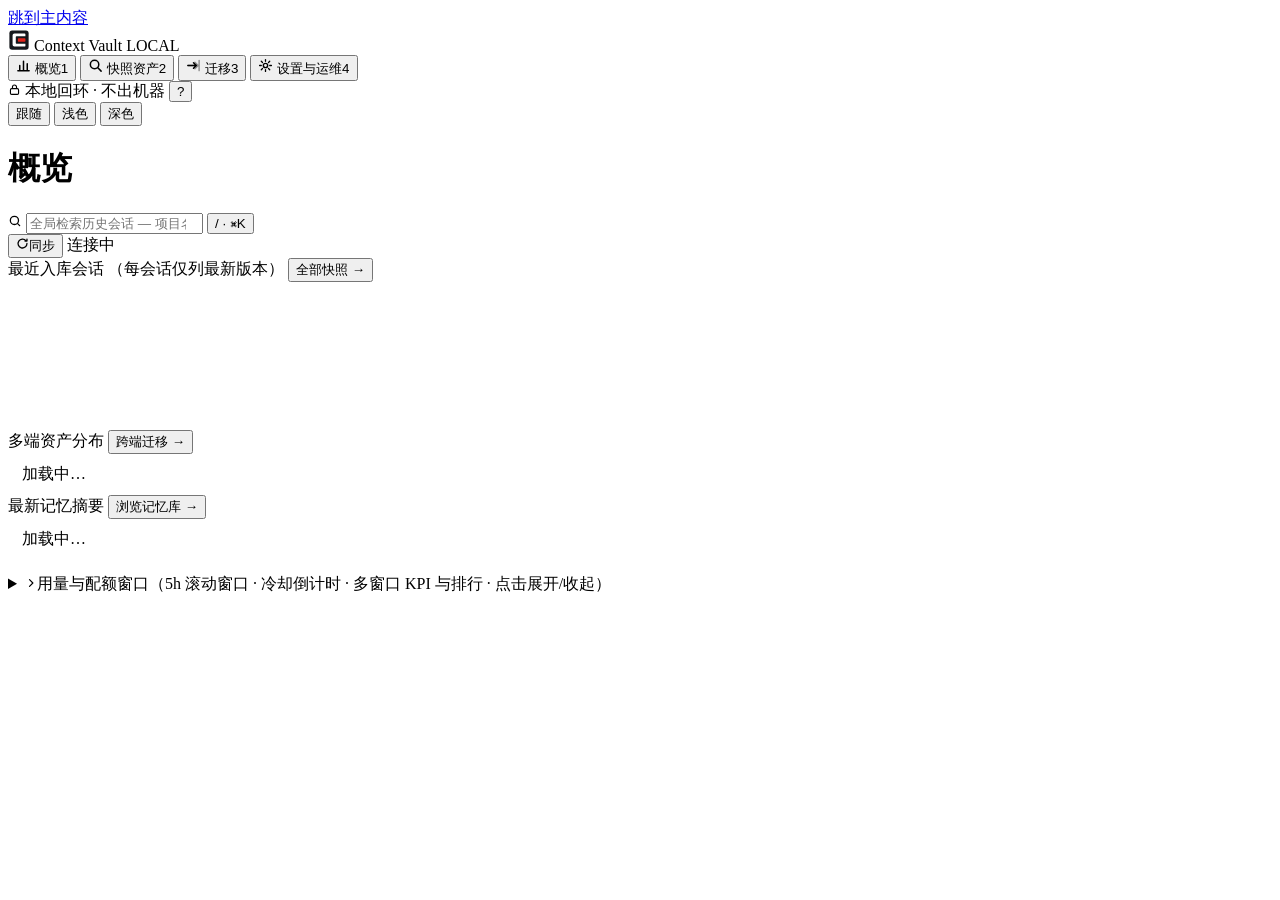
<file: tools/ui/console.html>
<!doctype html><html lang="zh-CN"><head><meta charset="utf-8">
<meta name="viewport" content="width=device-width,initial-scale=1">
<meta name="color-scheme" content="light dark">
<title>Context Vault 控制台</title>
<link rel="icon" href="data:image/svg+xml,%3Csvg xmlns='http://www.w3.org/2000/svg' viewBox='0 0 24 24'%3E%3Crect x='1.5' y='1.5' width='21' height='21' rx='3' fill='%2316181c'/%3E%3Cpath d='M7 4.8H18a1 1 0 0 1 1 1V7.9H9.3a.8.8 0 0 0-.8.8v6.6a.8.8 0 0 0 .8.8H19v2.1a1 1 0 0 1-1 1H7a2 2 0 0 1-2-2V6.8a2 2 0 0 1 2-2Z' fill='%23ffffff'/%3E%3Crect x='10.8' y='10.2' width='8.2' height='3.6' rx='.7' fill='%23e1251b'/%3E%3C/svg%3E">
<style>
/*__CONSOLE_CSS__*/
</style></head><body>
<a class="skip-link" href="#main-content">跳到主内容</a>
<!--
THESIS: Swiss International Typographic Ledger — crisp 1px architectural grid lines over neutral paper (#f4f4f2 / #0a0a0a dark), Neo-Grotesque typography, zero card shadows, and SBB Swiss Signal Red (#e1251b) wayfinding accents.
OWN-WORLD: Neutral archival paper (#f4f4f2 / #0a0a0a dark), pure white structural panes bounded by crisp hairline rules, deep carbon ink, tabular monospace IDs, semantic status indicators, zero shadow stacks.
STORY: Operators verify real vault tallies in one top ledger bar, inspect clean session headlines without horizontal overflow, expand projects/sync Antigravity in one consolidated dock, and filter-search any snapshot into a single-screen dual-pane migration workbench.
FIRST VIEWPORT: Topbar houses section heading, `/` global search, quick sync, and service health pill; Overview puts the 4-cell KPI ledger directly above the 7:5 session table and clean right rail (probe health, formatted memory highlights, audit grid).
FORM: Candidate 4 (Swiss Typographic Ledger), raised via hairline grid clarity, explicit wayfinding junctions, dual-leg migration coupon preview, and zero-clipping @container tables.
FINISH: unreviewed and undocumented is unfinished; this build ends with the finish review, the verdict, DESIGN.md, and every shipping raster carrying its provenance
-->

<aside class="sidebar">
  <div class="brand">
    <svg class="cv-mark" width="22" height="22" viewBox="0 0 24 24" fill="none" aria-hidden="true">
      <rect class="cv-rim" x="1.5" y="1.5" width="21" height="21" rx="3" fill="#16181c" stroke-width="0.8"/>
      <path d="M7 4.8H18a1 1 0 0 1 1 1V7.9H9.3a.8.8 0 0 0-.8.8v6.6a.8.8 0 0 0 .8.8H19v2.1a1 1 0 0 1-1 1H7a2 2 0 0 1-2-2V6.8a2 2 0 0 1 2-2Z" fill="#ffffff"/>
      <rect x="10.8" y="10.2" width="8.2" height="3.6" rx="0.7" fill="#e1251b"/>
    </svg>
    <span>Context Vault</span>
    <span class="brand-tag">LOCAL</span>
  </div>
  <nav class="side-nav" aria-label="控制台分区">
    <button data-t="ov" class="on" aria-current="page">
      <svg aria-hidden="true" width="15" height="15" viewBox="0 0 16 16" fill="none"><path d="M2 13.5h12M4 13.5V8m4 5.5V3.5m4 10V6" stroke="currentColor" stroke-width="1.6" stroke-linecap="round"/></svg>
      概览<span class="kbd">1</span></button>
    <button data-t="snap">
      <svg aria-hidden="true" width="15" height="15" viewBox="0 0 16 16" fill="none"><ellipse cx="7" cy="7" rx="4.5" ry="4.5" stroke="currentColor" stroke-width="1.6"/><path d="M10.5 10.5L14 14" stroke="currentColor" stroke-width="1.6" stroke-linecap="round"/></svg>
      快照资产<span class="kbd">2</span></button>
    <button data-t="mig">
      <svg aria-hidden="true" width="15" height="15" viewBox="0 0 16 16" fill="none"><path d="M2 8h11m0 0-3.5-3.5M13 8l-3.5 3.5M14 2.5v11" stroke="currentColor" stroke-width="1.5" stroke-linecap="round" stroke-linejoin="round" opacity=".4"/><path d="M2 8h9m0 0-3-3M11 8l-3 3" stroke="currentColor" stroke-width="1.6" stroke-linecap="round" stroke-linejoin="round"/></svg>
      迁移<span class="kbd">3</span></button>
    <button data-t="ops">
      <svg aria-hidden="true" width="15" height="15" viewBox="0 0 16 16" fill="none"><circle cx="8" cy="8" r="2.3" stroke="currentColor" stroke-width="1.5"/><path d="M8 1.7v1.8M8 12.5v1.8M1.7 8h1.8M12.5 8h1.8M3.5 3.5l1.3 1.3M11.2 11.2l1.3 1.3M12.5 3.5l-1.3 1.3M4.8 11.2l-1.3 1.3" stroke="currentColor" stroke-width="1.4" stroke-linecap="round"/></svg>
      设置与运维<span class="kbd">4</span></button>
  </nav>
  <div class="side-foot">
    <div class="help-foot">
      <span class="privacy">
        <svg aria-hidden="true" width="13" height="13" viewBox="0 0 16 16" fill="none">
          <rect x="3" y="7" width="10" height="7" rx="1.5" stroke="currentColor" stroke-width="1.4"/>
          <path d="M5.5 7V5a2.5 2.5 0 0 1 5 0v2" stroke="currentColor" stroke-width="1.4"/>
        </svg>
        本地回环 · 不出机器
      </span>
      <button type="button" class="help-link" onclick="openHelp()" title="快捷键与术语说明 (?)">?</button>
    </div>
    <div class="theme-sw" role="group" aria-label="界面主题">
      <button type="button" data-theme="light dark" aria-pressed="true" onclick="setTheme('light dark')">跟随</button>
      <button type="button" data-theme="light" aria-pressed="false" onclick="setTheme('light')">浅色</button>
      <button type="button" data-theme="dark" aria-pressed="false" onclick="setTheme('dark')">深色</button>
    </div>
  </div>
</aside>

<div class="workspace">
  <header class="topbar">
    <h1 id="sec-title">概览</h1>
    <div class="gsearch">
      <span class="gs-ic"><svg aria-hidden="true" width="14" height="14" viewBox="0 0 24 24" fill="none" stroke="currentColor" stroke-width="2.2" stroke-linecap="round"><circle cx="11" cy="11" r="7"/><path d="m20 20-3.5-3.5"/></svg></span>
      <input type="search" id="g-q" placeholder="全局检索历史会话 — 项目名、模型或关键词" aria-label="全局搜索历史会话">
      <button type="button" class="kbd-btn" onclick="openCmdk()" title="打开快速命令面板 (Ctrl/Cmd+K)" aria-label="打开快速命令面板">/ · ⌘K</button>
    </div>
    <div class="top-actions">
      <button class="btn sm" id="top-sync-btn" onclick="syncVaultNow()" title="扫描 ZCode / Codex / Claude / Antigravity 最新会话入库"><svg width="13" height="13" viewBox="0 0 16 16" fill="none" aria-hidden="true"><path d="M13.5 8a5.5 5.5 0 1 1-1.3-3.55M13.5 2.5v2.4h-2.4" stroke="currentColor" stroke-width="1.6" stroke-linecap="round" stroke-linejoin="round"/></svg><span>同步</span></button>
      <span class="status-pill" id="status" role="status"><span class="pulse"></span><span>连接中</span></span>
    </div>
  </header>

  <main class="content" id="main-content" tabindex="-1"><div class="content-inner">

  <!-- ============ 概览 ============ -->
  <section id="t-ov" aria-label="概览">
    <div id="ov-onboard" hidden></div>
    <div class="kpi-band" id="ov-band">
      <div class="kpi"><div class="skel" style="width:70%"></div></div>
      <div class="kpi"><div class="skel" style="width:65%"></div></div>
      <div class="kpi"><div class="skel" style="width:75%"></div></div>
      <div class="kpi"><div class="skel" style="width:60%"></div></div>
    </div>

    <div class="ov-grid">
      <div class="card">
        <div class="card-h">
          <span class="ch-l">最近入库会话 <span class="sub">（每会话仅列最新版本）</span></span>
          <button class="ch-link" onclick="setTab('snap')">全部快照 →</button>
        </div>
        <div id="ov-latest"><div style="padding:14px"><div class="skel" style="height:120px"></div></div></div>
      </div>
      <div class="ov-side">
        <div class="card">
          <div class="card-h">
            <span class="ch-l">多端资产分布</span>
            <button class="ch-link" onclick="setTab('mig')">跨端迁移 →</button>
          </div>
          <div id="ov-agents"><div class="hint" style="padding:10px 14px">加载中…</div></div>
        </div>
        <div class="card">
          <div class="card-h">
            <span class="ch-l">最新记忆摘要</span>
            <button class="ch-link" onclick="openMemoryView()">浏览记忆库 →</button>
          </div>
          <div id="ov-mem"><div class="hint" style="padding:10px 14px">加载中…</div></div>
        </div>
      </div>
    </div>

    <details class="card" id="ov-quota-card" style="margin-top:14px">
      <summary><svg class="tw" width="12" height="12" viewBox="0 0 16 16" fill="none" aria-hidden="true"><path d="M6 3.5 10.5 8 6 12.5" stroke="currentColor" stroke-width="1.6" stroke-linecap="round" stroke-linejoin="round"/></svg>用量与配额窗口<span class="sub" id="ov-quota-sum">（5h 滚动窗口 · 冷却倒计时 · 多窗口 KPI 与排行 · 点击展开/收起）</span></summary>
      <div class="card-b" id="ov-quota" style="padding:12px 16px 16px"><div class="skel" style="width:40%"></div></div>
    </details>
  </section>

  <!-- ============ 快照资产 ============ -->
  <section id="t-snap" style="display:none" aria-label="快照资产">
    <div class="controls">
      <div class="seg" role="group" aria-label="浏览视图">
        <button class="btn on" id="snap-list-btn" onclick="loadSnaps()">最近列表</button>
        <button class="btn" id="snap-tree-btn" onclick="snapTreeToggle()" aria-pressed="false"
          title="按项目文件夹折叠浏览全部顶层主对话（自动过滤子代理碎片）"><svg width="14" height="14" viewBox="0 0 16 16" fill="none" aria-hidden="true"><path d="M2 4.5a1.3 1.3 0 0 1 1.3-1.3h2.8l1.3 1.3h5.3a1.3 1.3 0 0 1 1.3 1.3v6.2a1.3 1.3 0 0 1-1.3 1.3H3.3A1.3 1.3 0 0 1 2 12V4.5Z" stroke="currentColor" stroke-width="1.5" stroke-linejoin="round"/></svg><span>项目树</span></button>
        <button class="btn" id="snap-mem-btn" onclick="snapMemToggle()" aria-pressed="false"
          title="跨会话长期记忆库：检索决策、偏好与压缩摘要，回溯原快照出处"><svg width="14" height="14" viewBox="0 0 16 16" fill="none" aria-hidden="true"><path d="M4 2.5h8a1 1 0 0 1 1 1v10l-5-2.8-5 2.8v-10a1 1 0 0 1 1-1Z" stroke="currentColor" stroke-width="1.5" stroke-linejoin="round"/></svg><span>记忆库</span></button>
      </div>
      <div class="ctl-search">
        <svg aria-hidden="true" width="14" height="14" viewBox="0 0 24 24" fill="none" stroke="currentColor" stroke-width="2.2" stroke-linecap="round"><circle cx="11" cy="11" r="7"/><path d="m20 20-3.5-3.5"/></svg>
        <input type="search" id="snap-q" placeholder="检索全库历史会话 — 关键词、项目名或文件路径…" aria-label="筛选快照或记忆"
          oninput="onSnapQueryInput()" onkeydown="if(event.key==='Enter')snapSearch()">
      </div>
      <button class="btn primary" id="snap-go-btn" onclick="snapSearch()">筛选</button>
      <button class="btn" id="snap-sort" onclick="snapSort()">时间 ↓</button>
      <button class="btn" id="snap-leaves" onclick="snapLeavesToggle()" aria-pressed="true"
        title="每个会话只列演进链的最新版本; 再点显示全部历史版本">仅最新版本</button>
      <button class="btn" id="snap-nodecay" onclick="snapNoDecayToggle()" aria-pressed="false"
        title="按相关度排序，不因年代久远降低旧记忆/老代码权重">不衰减</button>
    </div>
    <div class="snap-subbar">
      <div class="agent-pills" id="snap-agent-bar" role="group" aria-label="按来源筛选">
        <button type="button" class="pill-btn on" data-a="" onclick="setSnapAgent('')">全部来源</button>
        <button type="button" class="pill-btn" data-a="antigravity" onclick="setSnapAgent('antigravity')">Antigravity</button>
        <button type="button" class="pill-btn" data-a="zcode" onclick="setSnapAgent('zcode')">ZCode</button>
        <button type="button" class="pill-btn" data-a="codex" onclick="setSnapAgent('codex')">Codex</button>
        <button type="button" class="pill-btn" data-a="claude" onclick="setSnapAgent('claude')">Claude Code</button>
        <button type="button" class="pill-btn" data-a="dsh" onclick="setSnapAgent('dsh')">DeepSeek Harness</button>
      </div>
      <div class="meta-line" id="snap-meta"></div>
    </div>
    <div id="snap-list" aria-live="polite"><div class="skel" style="width:50%"></div><div class="skel" style="width:72%"></div><div class="skel" style="width:60%"></div></div>
  </section>

  <!-- ============ 迁移工作台 ============ -->
  <section id="t-mig" style="display:none" aria-label="迁移工作台">
    <div class="mig-modebar">
      <div class="seg" role="tablist" aria-label="迁移工作模式">
        <button type="button" role="tab" class="btn on" id="mig-scope-single" aria-selected="true" onclick="setMigScope('single')">单条精调</button>
        <button type="button" role="tab" class="btn" id="mig-scope-batch" aria-selected="false" onclick="setMigScope('batch')">整端批量迁移</button>
        <button type="button" role="tab" class="btn" id="mig-tab-skills" aria-selected="false" onclick="setMigMode('skills')">Skill 技能迁移</button>
      </div>
      <span class="hint" id="mig-mode-hint">单条精调可预览活上下文、逐项失真与精确恢复命令</span>
    </div>
    <div id="mig-session-pane">
    <div id="mig-single-shell">
    <div class="mig-shell">
      <div class="mig-col">
        <div class="mig-step">
          <div class="card-h"><span class="ch-l"><span class="stepno">1</span>选择源快照</span><span class="sub" id="mig-pool-hint">支持全库检索</span></div>
          <div class="card-b">
            <div class="mig-src-search">
              <div class="ctl-search">
                <svg width="14" height="14" viewBox="0 0 24 24" fill="none" stroke="currentColor" stroke-width="2.2" stroke-linecap="round"><circle cx="11" cy="11" r="7"/><path d="m20 20-3.5-3.5"/></svg>
                <input type="search" id="mig-search" placeholder="搜全库会话：关键词、项目名或 cv_ ID…" aria-label="搜索迁移源快照"
                  oninput="onMigFilterInput()" onkeydown="if(event.key==='Enter'){event.preventDefault();migSearchPool(true)}">
              </div>
              <button class="btn sm" type="button" onclick="clearMigFilter()" id="mig-filter-clr" hidden>重置</button>
            </div>
            <select id="mig-sid" aria-label="源快照列表" onchange="onMigSource()"><option value="">加载中…</option></select>
            <div class="sel-meta" id="mig-src-meta"></div>
            <div class="mig-profile" id="mig-src-profile"></div>
          </div>
        </div>

        <div class="mig-step">
          <div class="card-h"><span class="ch-l"><span class="stepno">2</span>目标格式</span><span class="sub">写入位置在右侧第 4 步选择</span></div>
          <div class="card-b">
            <div class="tgt-cards" id="tgt-cards" role="radiogroup" aria-label="迁移目标">
<!--__MIG_SINGLE_TARGETS__-->
            </div>
            <div class="hint" id="mig-md-note" style="display:none;margin-top:8px">
              Markdown 目标始终导出到 outbox，无写入会话目录语义。</div>
            <div class="mig-budget-row" id="mig-budget-row" style="display:none">
              <label for="mig-budget">Token 预算档位</label>
              <select id="mig-budget" aria-label="Markdown 交接简报 Token 预算">
<!--__MIG_SINGLE_BUDGETS__-->
              </select>
            </div>
          </div>
        </div>
      </div>

      <div class="mig-col">
        <div class="mig-step">
          <div class="card-h"><span class="ch-l"><span class="stepno">3</span>迁移保真度预演</span><span class="sub">按当前源与目标实时测算</span></div>
          <div class="card-b"><div id="mig-preview">
            <div class="mig-idle">在左侧选中或检索源快照后，这里展示<b>保真度预演</b>：活上下文块数、tokens 估算、损失说明与恢复命令。<br>
              采用 stateless replay —— 压缩边界之后为活上下文，摘要注入为新会话首条消息。</div>
          </div></div>
        </div>

        <div class="mig-step">
          <div class="card-h"><span class="ch-l"><span class="stepno">4</span>执行并查看产物</span></div>
          <div class="card-b">
            <div class="exec-bar">
              <button class="btn primary" id="mig-outbox" onclick="migGo(false)">生成到 outbox（安全）</button>
              <button class="btn danger" id="mig-apply" onclick="migGo(true)">写入目标会话目录</button>
              <span class="hint" id="mig-exec-hint"></span>
            </div>
            <div id="mig-result" style="margin-top:12px" aria-live="polite"></div>
            <div class="section-note">写入真实目录后，对应 agent 重启或使用恢复命令即可续写；默认写入 <code>vault/outbox/</code> 零副作用。</div>
          </div>
        </div>
      </div>
    </div>
    </div>

    <div id="mig-batch-shell" class="sk-shell" hidden>
      <div class="mig-col">
        <div class="mig-step">
          <div class="card-h">
            <span class="ch-l"><span class="stepno">1</span>选择源 Harness 与待迁会话</span>
            <span class="sub" id="mb-sel-stat">加载中…</span>
          </div>
          <div class="card-b">
            <div class="agent-pills" id="mb-src-bar" role="group" aria-label="会话来源 Harness"></div>
            <div class="mb-filters">
              <div class="ctl-search">
                <svg aria-hidden="true" width="14" height="14" viewBox="0 0 24 24" fill="none" stroke="currentColor" stroke-width="2.2" stroke-linecap="round"><circle cx="11" cy="11" r="7"/><path d="m20 20-3.5-3.5"/></svg>
                <input type="search" id="mb-q" placeholder="筛选会话标题、项目路径或 ID…" aria-label="筛选待迁会话" oninput="onMbFilterInput()">
              </div>
              <select id="mb-proj" class="mb-proj-sel" aria-label="按项目筛选" onchange="loadMigBatch()"><option value="">全部项目</option></select>
            </div>
            <div class="mb-filters" style="margin-top:6px">
              <label class="sk-chk-inline" title="自动跳过已经在 vault/migrations.jsonl 登记迁移且目标文件仍存在的会话">
                <input type="checkbox" id="mb-skip-mig" checked onchange="loadMigBatch()">跳过已迁移
              </label>
              <label class="sk-chk-inline" title="默认跳过 ZCode 已归档/已删会话（不含子代理）">
                <input type="checkbox" id="mb-inc-arch" onchange="loadMigBatch()">包含已归档
              </label>
            </div>
            <div class="sk-bulk-bar">
              <button type="button" class="btn sm" onclick="mbSelectBatch('ready')">全选整端待迁</button>
              <button type="button" class="btn sm" onclick="mbSelectBatch('visible')">仅选当前列表</button>
              <button type="button" class="btn sm" onclick="mbSelectBatch('none')">清空选择</button>
            </div>
            <div class="hint mb-trunc-note" id="mb-trunc-note" hidden></div>
            <div class="sk-list-wrap">
              <div class="sk-list" id="mb-list" aria-live="polite">
                <div class="skel" style="width:65%;margin:12px"></div>
              </div>
            </div>
          </div>
        </div>
      </div>

      <div class="mig-col">
        <div class="mig-step">
          <div class="card-h"><span class="ch-l"><span class="stepno">2</span>目标格式与选项</span></div>
          <div class="card-b">
            <div class="tgt-cards" id="mb-tgt-cards" role="radiogroup" aria-label="批量迁移目标">
<!--__MIG_BATCH_TARGETS__-->
            </div>
            <div class="hint" id="mb-md-note" style="display:none;margin-top:8px">
              Markdown 目标始终批量输出至 vault/outbox/brief-*.md，不写入任何会话目录。
            </div>
            <div class="mig-budget-row" id="mb-budget-row" style="display:none">
              <label for="mb-budget">单条简报预算</label>
              <select id="mb-budget" aria-label="批量 Markdown 简报预算">
<!--__MIG_BATCH_BUDGETS__-->
              </select>
            </div>
          </div>
        </div>

        <div class="mig-step">
          <div class="card-h"><span class="ch-l"><span class="stepno">3</span>预演摘要与批量执行</span></div>
          <div class="card-b">
            <div class="sk-budget" id="mb-summary">正在统计源端与可迁移主对话…</div>
            <div class="exec-bar" style="margin-top:12px">
              <button type="button" class="btn primary" id="mb-outbox" onclick="mbRun(false)">批量生成到 outbox（安全）</button>
              <button type="button" class="btn danger" id="mb-apply" onclick="mbRun(true)">批量写入目标会话目录</button>
            </div>
            <div id="mb-result" style="margin-top:12px" aria-live="polite"></div>
            <div class="section-note">单条失败不会中断整批；相同会话重复迁移采用确定性 ID 原位覆盖并登记 <code>migrations.jsonl</code>。</div>
          </div>
        </div>
      </div>
    </div>
    </div>

    <div id="mig-skills-pane" hidden>
      <div class="sk-shell">
        <div class="mig-col">
          <div class="mig-step">
            <div class="card-h">
              <span class="ch-l"><span class="stepno">1</span>选择源端 Skill</span>
              <span class="sub" id="sk-sel-stat">加载中…</span>
            </div>
            <div class="card-b">
              <div class="agent-pills" id="sk-src-bar" role="group" aria-label="Skill 来源工具"></div>
              <div class="mig-src-search" style="margin-top:8px">
                <div class="ctl-search">
                  <svg aria-hidden="true" width="14" height="14" viewBox="0 0 24 24" fill="none" stroke="currentColor" stroke-width="2.2" stroke-linecap="round"><circle cx="11" cy="11" r="7"/><path d="m20 20-3.5-3.5"/></svg>
                  <input type="search" id="sk-q" placeholder="筛选 Skill 名称、描述或分类…" aria-label="筛选 Skill" oninput="renderSkillList()">
                </div>
                <label class="sk-chk-inline" title="默认仅列独立 Skill；勾选后展开插件缓存内 Skill">
                  <input type="checkbox" id="sk-inc-plug" onchange="loadSkills()">包含插件包
                </label>
              </div>
              <div class="sk-bulk-bar">
                <button type="button" class="btn sm" onclick="skSelectBatch('visible')">全选当前筛选</button>
                <button type="button" class="btn sm" onclick="skSelectBatch('new')">仅选未同步</button>
                <button type="button" class="btn sm" onclick="skSelectBatch('none')">清空选择</button>
                <button type="button" class="btn sm" onclick="loadSkills({refresh:true})" style="margin-left:auto">刷新扫描</button>
              </div>
              <div class="sk-list-wrap"><div class="sk-list" id="sk-list" aria-live="polite"><div class="skel" style="width:65%"></div></div></div>
            </div>
          </div>
        </div>

        <div class="mig-col">
          <div class="mig-step">
            <div class="card-h"><span class="ch-l"><span class="stepno">2</span>目标工具与落盘选项</span><span class="sub">源目录严格只读</span></div>
            <div class="card-b">
              <div class="tgt-cards" id="sk-tgt-cards" role="radiogroup" aria-label="Skill 迁移目标"><div class="skel" style="width:65%"></div></div>

              <div class="sk-agy-box" id="sk-agy-opts" style="display:none">
                <div class="sk-agy-hd">Antigravity 落盘模式（可自由切换）</div>
                <div class="sk-agy-modes" role="radiogroup" aria-label="Antigravity 落盘模式">
                  <label class="sk-mode-card on"><input type="radio" name="sk-agy-mode" value="skills" checked onchange="onSkillAgyModeChange()">
                    <span><b>直写全局目录</b><small>~/.gemini/config/skills/ · 全项目自动发现</small></span></label>
                  <label class="sk-mode-card"><input type="radio" name="sk-agy-mode" value="plugin" onchange="onSkillAgyModeChange()">
                    <span><b>打包为独立插件</b><small>~/.gemini/config/plugins/&lt;名称&gt;/ · 一键整体开关</small></span></label>
                </div>
                <div class="ops-form-row" id="sk-plugin-row" style="display:none;margin-top:8px">
                  <label for="sk-plugin-name" style="font-size:12px;color:var(--ink-2);white-space:nowrap">插件目录名</label>
                  <input type="text" id="sk-plugin-name" placeholder="migrated-from-zcode" aria-label="Antigravity 插件目录名" onchange="loadSkills({soft:true})">
                </div>
              </div>

              <div class="sk-opts-row">
                <label class="sk-opt-field">
                  <span>同名冲突策略</span>
                  <select id="sk-conflict" aria-label="Skill 冲突策略">
                    <option value="skip" selected>跳过同名冲突（安全）</option>
                    <option value="overwrite">覆盖并自动备份原目录</option>
                    <option value="rename">冲突时自动重命名</option>
                  </select>
                </label>
                <label class="sk-chk-inline" style="align-self:end;height:var(--ctl-h)">
                  <input type="checkbox" id="sk-norm" checked>规范化 Frontmatter（name slug / description）
                </label>
              </div>
            </div>
          </div>

          <div class="mig-step">
            <div class="card-h"><span class="ch-l"><span class="stepno">3</span>预估开销与执行迁移</span></div>
            <div class="card-b">
              <div class="sk-budget" id="sk-budget-box">正在计算所选 Skill 数量与 System Prompt 开销…</div>
              <div class="exec-bar" style="margin-top:10px">
                <button class="btn primary" id="sk-dry-btn" onclick="skRunMigrate(false)">预演迁移报告（安全）</button>
                <button class="btn danger" id="sk-apply-btn" onclick="skRunMigrate(true)">执行迁移写入目标</button>
              </div>
              <div id="sk-result" style="margin-top:12px" aria-live="polite"></div>
              <details class="sk-manage-box" id="sk-manage-box" ontoggle="onSkillManageToggle(this.open)">
                <summary>目标端已安装 Skill 管理 &amp; 备份回滚</summary>
                <div class="sk-manage-body">
                  <div class="sk-manage-tabs" role="tablist" aria-label="Skill 管理视图">
                    <button type="button" role="tab" id="sk-mg-tab-tgt" class="on" aria-selected="true" onclick="setSkillManageTab('target')">目标已安装 (<span id="sk-tgt-cnt">0</span>)</button>
                    <button type="button" role="tab" id="sk-mg-tab-bak" aria-selected="false" onclick="setSkillManageTab('backups')">历史备份 (<span id="sk-bak-cnt">0</span>)</button>
                  </div>
                  <div id="sk-tgt-list" class="sk-mg-list"></div>
                  <div id="sk-bak-list" class="sk-mg-list" hidden></div>
                </div>
              </details>
            </div>
          </div>
        </div>
      </div>
    </div>
  </section>

  <!-- ============ 设置与运维 ============ -->
  <section id="t-ops" style="display:none" aria-label="设置与运维">
    <div class="ops-grid">
      <div class="card">
        <div class="card-h">
          <span class="ch-l">MCP 记忆后端按需接入</span>
          <div class="ops-mcp-hd-acts">
            <button class="btn sm" onclick="loadOps(false)">刷新</button>
            <button class="btn sm primary" id="ops-mcp-apply-btn" onclick="opsInstallSelectedMcp()">接入已选 (0)</button>
          </div>
        </div>
        <div class="card-b" id="ops-mcp-box"><div class="skel" style="width:65%"></div></div>
      </div>

      <div class="card">
        <div class="card-h">
          <span class="ch-l">本地语义增强（Ollama / LLM）</span>
          <button class="btn sm" onclick="loadOps(true)">探测连接</button>
        </div>
        <div class="card-b" id="ops-sem-box"><div class="skel" style="width:60%"></div></div>
      </div>

      <div class="card">
        <div class="card-h">
          <span class="ch-l">多端账本与实时额度</span>
          <button class="btn sm" id="ops-ledger-btn" onclick="opsLedgerSync()">立即同步账本</button>
        </div>
        <div class="card-b" id="ops-quota-box"><div class="skel" style="width:55%"></div></div>
      </div>

      <div class="card">
        <div class="card-h">
          <span class="ch-l">备份、裁剪与空间体检</span>
          <button class="btn sm" onclick="loadOps(false)">刷新</button>
        </div>
        <div class="card-b" id="ops-maint-box"><div class="skel" style="width:70%"></div></div>
      </div>
      <div class="card ops-audit-card">
        <div class="card-h">
          <span class="ch-l">本地运维日志</span>
          <div class="ops-audit-filters" id="ops-audit-filters" role="group" aria-label="运维日志筛选">
            <button class="btn xs on" type="button" data-k="all" onclick="loadOpsAudit('all')">全部</button>
            <button class="btn xs" type="button" data-k="sync" onclick="loadOpsAudit('sync')">同步</button>
            <button class="btn xs" type="button" data-k="backup" onclick="loadOpsAudit('backup')">备份/裁剪</button>
            <button class="btn xs" type="button" data-k="migrate" onclick="loadOpsAudit('migrate')">迁移</button>
            <button class="btn xs" type="button" data-k="mcp" onclick="loadOpsAudit('mcp')">MCP</button>
            <button class="btn xs" type="button" data-k="error" onclick="loadOpsAudit('error')">失败</button>
          </div>
        </div>
        <div class="card-b" id="ops-audit-box"><div class="skel" style="width:70%"></div></div>
      </div>
    </div>
  </section>

  </div></main>
</div>

<div id="toast" popover="manual" role="status" aria-live="polite"></div>
<dialog class="drawer" id="drawer" aria-labelledby="dw-title" closedby="any">
  <div class="dw-head">
    <div style="min-width:0">
      <h3 id="dw-title">快照详情</h3>
      <p class="dw-sub" id="dw-sub"></p>
    </div>
    <div class="dw-head-acts">
      <button class="dw-close" id="dw-wide-btn" type="button" aria-label="切换宽屏阅读" title="切换宽屏阅读" onclick="toggleDrawerWide()">
        <svg aria-hidden="true" width="14" height="14" viewBox="0 0 16 16" fill="none"><path d="M6 3.5H3.2v9H6M10 3.5h2.8v9H10M5.2 8h5.6" stroke="currentColor" stroke-width="1.5" stroke-linecap="round" stroke-linejoin="round"/></svg>
      </button>
      <button class="dw-close" id="dw-close" aria-label="关闭详情" autofocus onclick="closeDrawer()">
        <svg aria-hidden="true" width="14" height="14" viewBox="0 0 16 16" fill="none"><path d="M3.5 3.5l9 9m0-9-9 9" stroke="currentColor" stroke-width="1.6" stroke-linecap="round"/></svg>
      </button>
    </div>
  </div>
  <div class="dw-tabs" role="tablist" aria-label="快照详情视图">
    <button type="button" role="tab" id="dw-tab-meta" class="on" aria-selected="true" onclick="setDrawerView('meta')">元数据与谱系</button>
    <button type="button" role="tab" id="dw-tab-msg" aria-selected="false" onclick="setDrawerView('msg')">对话正文</button>
  </div>
  <div id="dw-body"></div>
  <div id="dw-msg-pane" hidden></div>
</dialog>
<dialog class="cmdk" id="cmdk" aria-label="快速命令检索" closedby="any">
  <div class="cmdk-hd">
    <svg aria-hidden="true" width="15" height="15" viewBox="0 0 24 24" fill="none" stroke="currentColor" stroke-width="2.2" stroke-linecap="round"><circle cx="11" cy="11" r="7"/><path d="m20 20-3.5-3.5"/></svg>
    <input type="search" id="cmdk-q" role="combobox" aria-expanded="true" aria-controls="cmdk-body" aria-autocomplete="list" aria-activedescendant="" placeholder="检索跨会话记忆、快照或输入快捷操作… (↑↓ 选择 · Enter 直达 · Esc 关闭)" aria-label="命令面板检索" oninput="onCmdkInput()" onkeydown="onCmdkKey(event)">
    <kbd>ESC</kbd>
  </div>
  <div class="cmdk-body" id="cmdk-body" role="listbox"><div class="cmdk-empty">输入关键词同时检索长期记忆与全库快照</div></div>
</dialog>
<dialog id="confirm-dlg" aria-labelledby="confirm-t">
  <h3 id="confirm-t">确认写入真实会话目录</h3>
  <p id="confirm-msg"></p>
  <form method="dialog">
    <button class="btn" value="cancel" autofocus>取消</button>
    <button class="btn danger" id="confirm-ok" value="ok">确认写入</button>
  </form>
</dialog>
<dialog id="help-dlg" aria-labelledby="help-title" closedby="any">
  <div class="help-hd">
    <h3 id="help-title">快捷键与术语说明</h3>
    <button type="button" class="dw-close" aria-label="关闭帮助" onclick="closeHelp()">
      <svg aria-hidden="true" width="14" height="14" viewBox="0 0 16 16" fill="none"><path d="M3.5 3.5l9 9m0-9-9 9" stroke="currentColor" stroke-width="1.6" stroke-linecap="round"/></svg>
    </button>
  </div>
  <div class="help-sec">键盘快捷键</div>
  <div class="help-kv">
    <kbd>/</kbd><span>聚焦顶部全局搜索框</span>
    <kbd>Ctrl/⌘ K</kbd><span>打开快速命令与全库检索面板</span>
    <kbd>1 – 4</kbd><span>切换 概览 / 快照资产 / 迁移 / 设置与运维</span>
    <kbd>?</kbd><span>打开或关闭本说明窗口</span>
    <kbd>Esc</kbd><span>关闭当前抽屉或弹窗</span>
  </div>
  <div class="help-sec">核心术语</div>
  <div class="help-kv">
    <b>内容寻址快照</b><span>不可变的供应商中立 JSON 记录，绝不改写 Agent 原文件</span>
    <b>Lineage 谱系</b><span>同一对话延续或压缩分叉的版本链，“仅最新版本”仅列每条链终点</span>
    <b>活上下文 / outbox</b><span>迁移先导出至本地 <code>vault/outbox/</code> 预览，“写入真实目录”前会二次确认</span>
    <b>含估算</b><span>来源日志缺少精确 usage 字段时按文本字节估算，不与精确事件混标</span>
  </div>
</dialog>
<dialog class="drawer wide" id="sk-drawer" aria-labelledby="sk-dw-title" closedby="any">
  <div class="dw-head">
    <div style="min-width:0">
      <h3 id="sk-dw-title">Skill 预览与差异对比</h3>
      <p class="dw-sub" id="sk-dw-sub"></p>
    </div>
    <div class="dw-head-acts">
      <button class="dw-close" id="sk-dw-close" aria-label="关闭 Skill 预览" autofocus onclick="closeSkillDrawer()">
        <svg aria-hidden="true" width="14" height="14" viewBox="0 0 16 16" fill="none"><path d="M3.5 3.5l9 9m0-9-9 9" stroke="currentColor" stroke-width="1.6" stroke-linecap="round"/></svg>
      </button>
    </div>
  </div>
  <div id="sk-dw-body"></div>
</dialog>
<script>
/*__CONSOLE_JS__*/
</script></body></html>
</file>
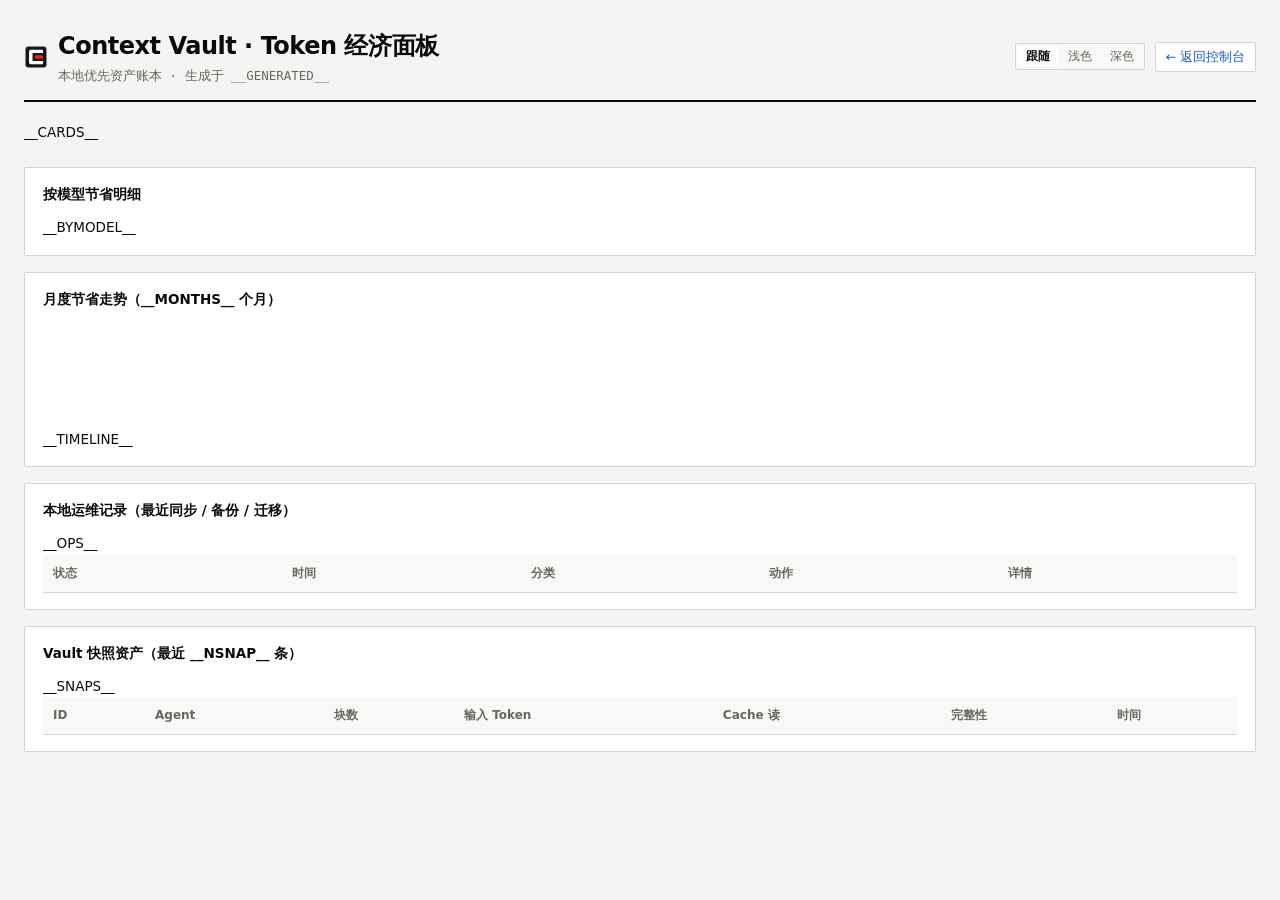
<file: tools/ui/dashboard.html>
<!doctype html>
<html lang="zh-CN">
<head>
<meta charset="utf-8">
<meta name="viewport" content="width=device-width,initial-scale=1">
<meta name="color-scheme" content="light dark">
<script>try{var _t=localStorage.getItem('cv-theme');if(_t&&(_t==='light'||_t==='dark'||_t==='light dark'))document.querySelector('meta[name="color-scheme"]').content=_t}catch(e){}</script>
<title>Context Vault · Token 经济面板</title>
<link rel="icon" href="data:image/svg+xml,%3Csvg xmlns='http://www.w3.org/2000/svg' viewBox='0 0 24 24'%3E%3Crect x='1.5' y='1.5' width='21' height='21' rx='3' fill='%2316181c'/%3E%3Cpath d='M7 4.8H18a1 1 0 0 1 1 1V7.9H9.3a.8.8 0 0 0-.8.8v6.6a.8.8 0 0 0 .8.8H19v2.1a1 1 0 0 1-1 1H7a2 2 0 0 1-2-2V6.8a2 2 0 0 1 2-2Z' fill='%23ffffff'/%3E%3Crect x='10.8' y='10.2' width='8.2' height='3.6' rx='.7' fill='%23e1251b'/%3E%3C/svg%3E">
<style>
:root{
  color-scheme:light dark;
  --bg-canvas:light-dark(#f4f4f2,#18191b);
  --bg-surface:light-dark(#ffffff,#202225);
  --bg-subtle:light-dark(#f8f8f6,#272a2e);
  --bg-inset:light-dark(#ecece8,#2f3338);
  --line:light-dark(#d4d4d0,#383c42);
  --line-soft:light-dark(#e6e6e2,#2c3035);
  --line-strong:light-dark(#111111,#d4d6d8);
  --ink:light-dark(#0a0a0a,#ededeb);
  --ink-2:light-dark(#333333,#b8bcc2);
  --ink-3:light-dark(#666662,#9aa0a8);
  --acc:#e1251b;
  --acc-ink:light-dark(#c81e14,#ff645a);
  --link:light-dark(#1d5bbf,#6ea8fe);
  --ok:light-dark(#157a3f,#3fb950);
  --warn:light-dark(#9a5200,#f5b027);
  --err:light-dark(#990f0f,#ff7070);
  --cv-rim:light-dark(transparent,#424852);
  --rad-s:2px;
  --mono:"JetBrains Mono","Cascadia Code",Consolas,"SF Mono",ui-monospace,monospace;
}
:root:has(> head > meta[name="color-scheme"][content="dark"]){color-scheme:dark}
:root:has(> head > meta[name="color-scheme"][content="light"]){color-scheme:light}
*{box-sizing:border-box;margin:0;padding:0}
body{
  background:var(--bg-canvas);color:var(--ink);
  font:13.5px/1.58 "Helvetica Neue","Inter","Segoe UI Variable Text","Segoe UI","Microsoft YaHei UI",system-ui,sans-serif;
  padding:28px 24px 56px;
}
:focus-visible{outline:2px solid var(--link);outline-offset:2px;border-radius:var(--rad-s)}
svg{flex:none;display:block}
.cv-mark .cv-rim{stroke:var(--cv-rim)}
.shell{max-width:1280px;margin:0 auto}
.head{display:flex;justify-content:space-between;align-items:center;flex-wrap:wrap;gap:10px 16px;margin-bottom:20px;padding-bottom:14px;border-bottom:2px solid var(--ink)}
.head-l{display:flex;align-items:center;gap:10px;min-width:0}
.head-r{display:flex;align-items:center;gap:10px;flex-wrap:wrap}
h1{font-size:24px;font-weight:700;letter-spacing:-.02em}
.sub{color:var(--ink-3);font-size:12.5px;font-family:var(--mono);font-variant-numeric:tabular-nums}
.back{display:inline-flex;align-items:center;gap:4px;font-size:12.5px;color:var(--link);text-decoration:none;
  border:1px solid var(--line);border-radius:var(--rad-s);padding:4px 10px;background:var(--bg-surface);white-space:nowrap}
.back:hover{border-color:var(--line-strong);background:var(--bg-subtle)}
.theme-sw{display:grid;grid-template-columns:repeat(3,1fr);gap:2px;background:var(--bg-subtle);
  border:1px solid var(--line);border-radius:var(--rad-s);padding:2px}
.theme-sw button{background:none;border:none;color:var(--ink-3);font-size:11.5px;padding:3px 8px;
  border-radius:var(--rad-s);cursor:pointer;font-family:inherit;white-space:nowrap}
.theme-sw button:hover{color:var(--ink)}
.theme-sw button[aria-pressed="true"]{background:var(--bg-surface);color:var(--ink);font-weight:600}
.cards{display:grid;grid-template-columns:repeat(auto-fit,minmax(210px,1fr));gap:12px;margin-bottom:24px}
.card{
  background:var(--bg-surface);border:1px solid var(--line);border-radius:var(--rad-s);
  padding:16px 18px;
}
.card .v{font:650 23px/1.2 var(--mono);letter-spacing:-.02em;font-variant-numeric:tabular-nums;color:var(--ink);margin-bottom:4px}
.card.alt .v{color:var(--ink)}
.card .k{color:var(--ink-3);font-size:12px}
section.panel{
  background:var(--bg-surface);border:1px solid var(--line);border-radius:var(--rad-s);
  padding:16px 18px;margin-bottom:16px;
}
h2{font-size:13.5px;font-weight:650;margin-bottom:12px;color:var(--ink);display:flex;align-items:center;gap:8px}
.bar{display:flex;align-items:center;gap:12px;margin:8px 0}
.bar .name{width:220px;color:var(--ink-2);font:12px/1.4 var(--mono);text-align:right;overflow:hidden;text-overflow:ellipsis;white-space:nowrap}
.bar .track{flex:1;background:var(--bg-inset);border:1px solid var(--line-soft);border-radius:var(--rad-s);height:16px;overflow:hidden}
.bar .fill{height:100%;border-radius:var(--rad-s);background:var(--acc)}
.bar .val{width:170px;font:12px/1.4 var(--mono);font-variant-numeric:tabular-nums;color:var(--ink-2)}
.months{display:flex;align-items:flex-end;gap:8px;height:128px;padding-top:8px}
.mcol{flex:1;display:flex;flex-direction:column;justify-content:flex-end;align-items:center;gap:5px;height:100%}
.mcol .stick{width:100%;max-width:44px;background:var(--acc);opacity:.88;border-radius:var(--rad-s) var(--rad-s) 0 0}
.mcol .lb{font:11px/1.2 var(--mono);font-variant-numeric:tabular-nums;color:var(--ink-3)}
.tbl-wrap{overflow-x:auto}
table{width:100%;border-collapse:collapse;font-size:12.5px;font-variant-numeric:tabular-nums}
th,td{text-align:left;padding:9px 10px;border-bottom:1px solid var(--line-soft)}
th{background:var(--bg-subtle);color:var(--ink-3);font-weight:600;font-size:12px;border-bottom:1px solid var(--line)}
tbody tr:hover{background:var(--bg-subtle)}
td:first-child{font-family:var(--mono);color:var(--link)}
.dot{display:inline-block;width:8px;height:8px;border-radius:50%;vertical-align:middle}
.ok{background:var(--ok)} .err{background:var(--err)} .warm{background:var(--warn)}
@media(max-width:700px){
  body{padding:16px 12px 40px}
  .bar{flex-wrap:wrap;gap:4px}
  .bar .name,.bar .val{width:100%;text-align:left}
}
</style>
</head>
<body>
<div class="shell">
  <header class="head">
    <div class="head-l">
      <svg class="cv-mark" width="24" height="24" viewBox="0 0 24 24" fill="none" aria-hidden="true">
        <rect class="cv-rim" x="1.5" y="1.5" width="21" height="21" rx="3" fill="#16181c" stroke-width="0.8"/>
        <path d="M7 4.8H18a1 1 0 0 1 1 1V7.9H9.3a.8.8 0 0 0-.8.8v6.6a.8.8 0 0 0 .8.8H19v2.1a1 1 0 0 1-1 1H7a2 2 0 0 1-2-2V6.8a2 2 0 0 1 2-2Z" fill="#ffffff"/>
        <rect x="10.8" y="10.2" width="8.2" height="3.6" rx="0.7" fill="#e1251b"/>
      </svg>
      <div>
        <h1>Context Vault · Token 经济面板</h1>
        <div class="sub">本地优先资产账本 · 生成于 __GENERATED__</div>
      </div>
    </div>
    <div class="head-r">
      <div class="theme-sw" role="group" aria-label="界面主题">
        <button type="button" data-theme="light dark" aria-pressed="true">跟随</button>
        <button type="button" data-theme="light" aria-pressed="false">浅色</button>
        <button type="button" data-theme="dark" aria-pressed="false">深色</button>
      </div>
      <a class="back" href="/">← 返回控制台</a>
    </div>
  </header>
  <div class="cards">__CARDS__</div>
  <section class="panel">
    <h2>按模型节省明细</h2>
    __BYMODEL__
  </section>
  <section class="panel">
    <h2>月度节省走势（__MONTHS__ 个月）</h2>
    <div class="months">__TIMELINE__</div>
  </section>
  <section class="panel">
    <h2>本地运维记录（最近同步 / 备份 / 迁移）</h2>
    <div class="tbl-wrap"><table><thead><tr><th scope="col">状态</th><th scope="col">时间</th><th scope="col">分类</th><th scope="col">动作</th><th scope="col">详情</th></tr></thead><tbody>__OPS__</tbody></table></div>
  </section>
  <section class="panel">
    <h2>Vault 快照资产（最近 __NSNAP__ 条）</h2>
    <div class="tbl-wrap"><table><thead><tr><th scope="col">ID</th><th scope="col">Agent</th><th scope="col">块数</th><th scope="col">输入 Token</th><th scope="col">Cache 读</th><th scope="col">完整性</th><th scope="col">时间</th></tr></thead><tbody>__SNAPS__</tbody></table></div>
  </section>
</div>
<script>
(function(){
  var K='cv-theme',m=document.querySelector('meta[name="color-scheme"]'),bs=[].slice.call(document.querySelectorAll('.theme-sw button'));
  function ap(v){if(m)m.setAttribute('content',v);bs.forEach(function(b){b.setAttribute('aria-pressed',String(b.dataset.theme===v))});}
  bs.forEach(function(b){b.addEventListener('click',function(){var v=b.dataset.theme;try{if(v==='light dark')localStorage.removeItem(K);else localStorage.setItem(K,v)}catch(e){}ap(v)})});
  try{ap(localStorage.getItem(K)||'light dark')}catch(e){ap('light dark')}
})();
</script>
</body>
</html>
</file>
